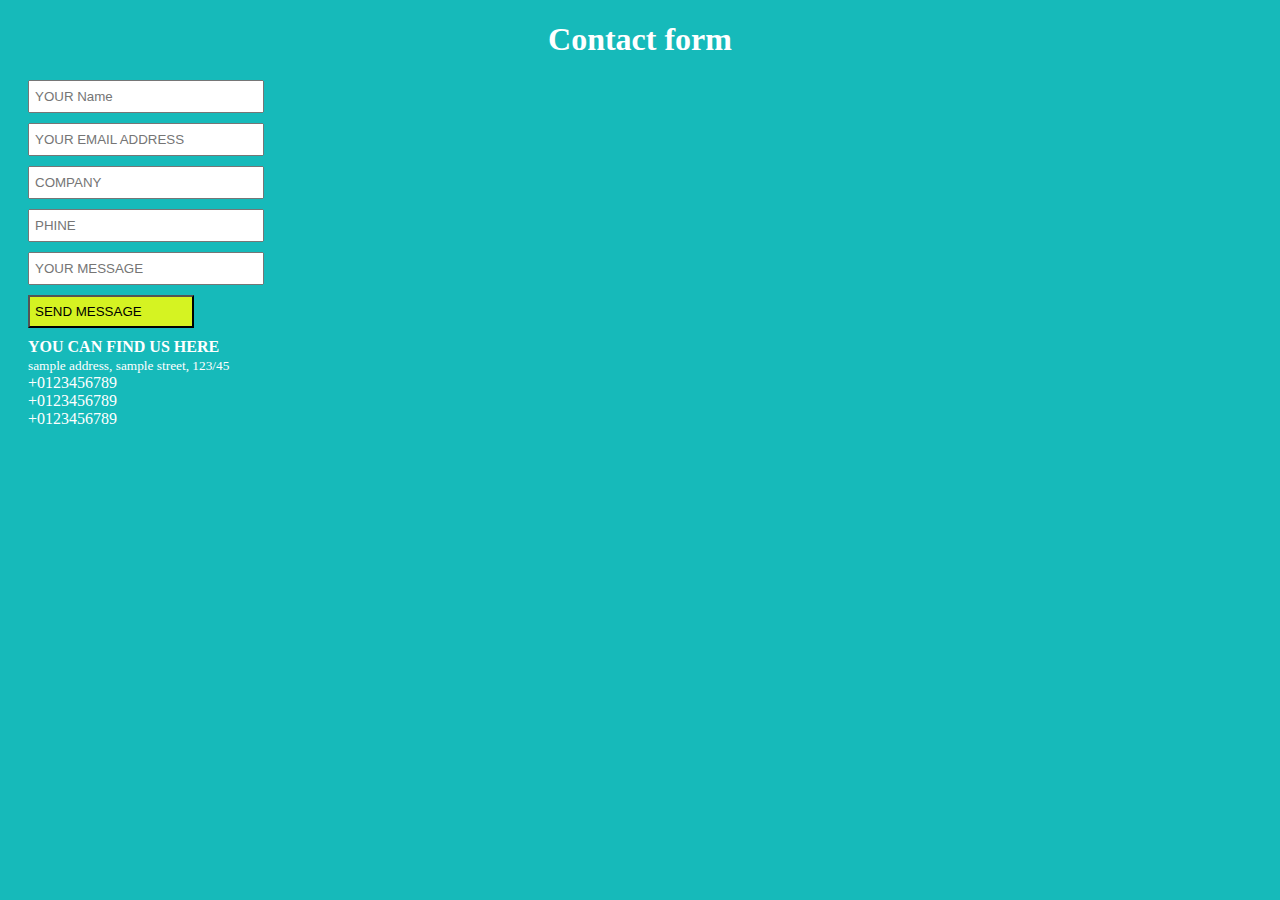
<file: Task-1/index.html>
<!DOCTYPE html>
<html>
    <head lang="en">
        <meta charset="UTF-8">
        <meta name="viewport"  content="width=device-width, initial-scale=1.0">
        <title>Contact</title>
        <link href="css/style.css" rel="stylesheet">        
    </head>
    <body class="background-color">
        <h1 class="secondry-color  text-center">Contact form</h1>
        <form method="post">
            <div>
                <input type="text" name="full-name" placeholder="YOUR Name" required>
            </div>
            <div>
                <input type="email" name="email" placeholder="YOUR EMAIL ADDRESS" required>
            </div>
            <div>
                <input type="text" name="company" placeholder="COMPANY" required>
            </div>
            <div>
                <input type="text" name="phone" placeholder="PHINE" required>
            </div>
            <div>
                <input type="text" name="msg" placeholder="YOUR MESSAGE" required>
            </div>
            <div>
                <input type="submit" value="SEND MESSAGE" style="background-color:rgba(255, 255, 0, 0.818);" required>
            </div>
            </form>
        <div class="secondry-color">
            <b>YOU CAN FIND US HERE</b><br><small>sample address, sample street, 123/45</small><br>+0123456789<br>+0123456789<br>+0123456789
        </div>
        
    </body>
</html>
</file>
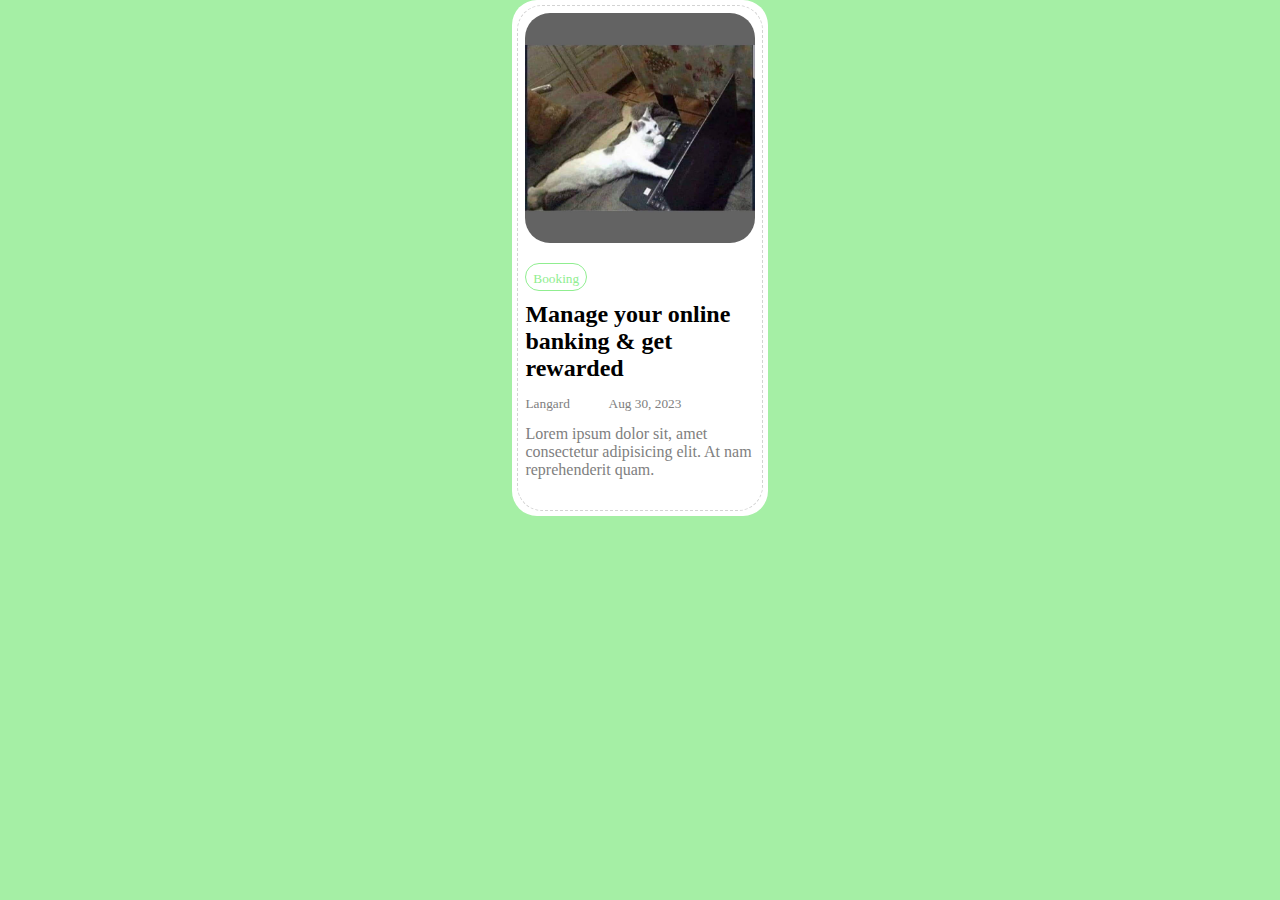
<file: Task-2/index.html>
<!DOCTYPE html>
<html lang="en">
<head>
    <meta charset="UTF-8">
    <meta name="viewport" content="width=device-width, initial-scale=1.0">
    <title>Document</title>
    <link rel="stylesheet" href="css/style.css">
</head>
<body class="bg-green">
    <section class=" d-flex space-around">
        <div class="rounded bg-white card">
            <div class="b-dashed rounded">
                <div class="px-3 py-3 ">
                    <img src="img/338205743_957599405604424_7695109696028572659_n.jpg" class="rounded">
                </div>
                <div class="py-3">
                    <div class="px-3 py-3">
                        <a href="#" class="rounded btn-1 text-green py-2 px-3"><small>Booking</small></a>
                    </div>
                    <div class="px-3 py-3 text-dark">
                        <h2>Manage your online banking & get rewarded</h2>
                    </div>
                    <div class="d-flex space-between width-70 text-muted py-2 px-3">
                        <p><small>Langard</small></p>
                        <p><small>Aug 30, 2023</small></p>
                    </div>
                    <div class="px-3 py-3" style="padding-bottom: 10%;">
                       <p class="text-muted">Lorem ipsum dolor sit, amet consectetur adipisicing elit. At nam reprehenderit quam.</p> 
                    </div>
                </div>
            </div>
        </div>
    </section>
</body>
</html>
</file>
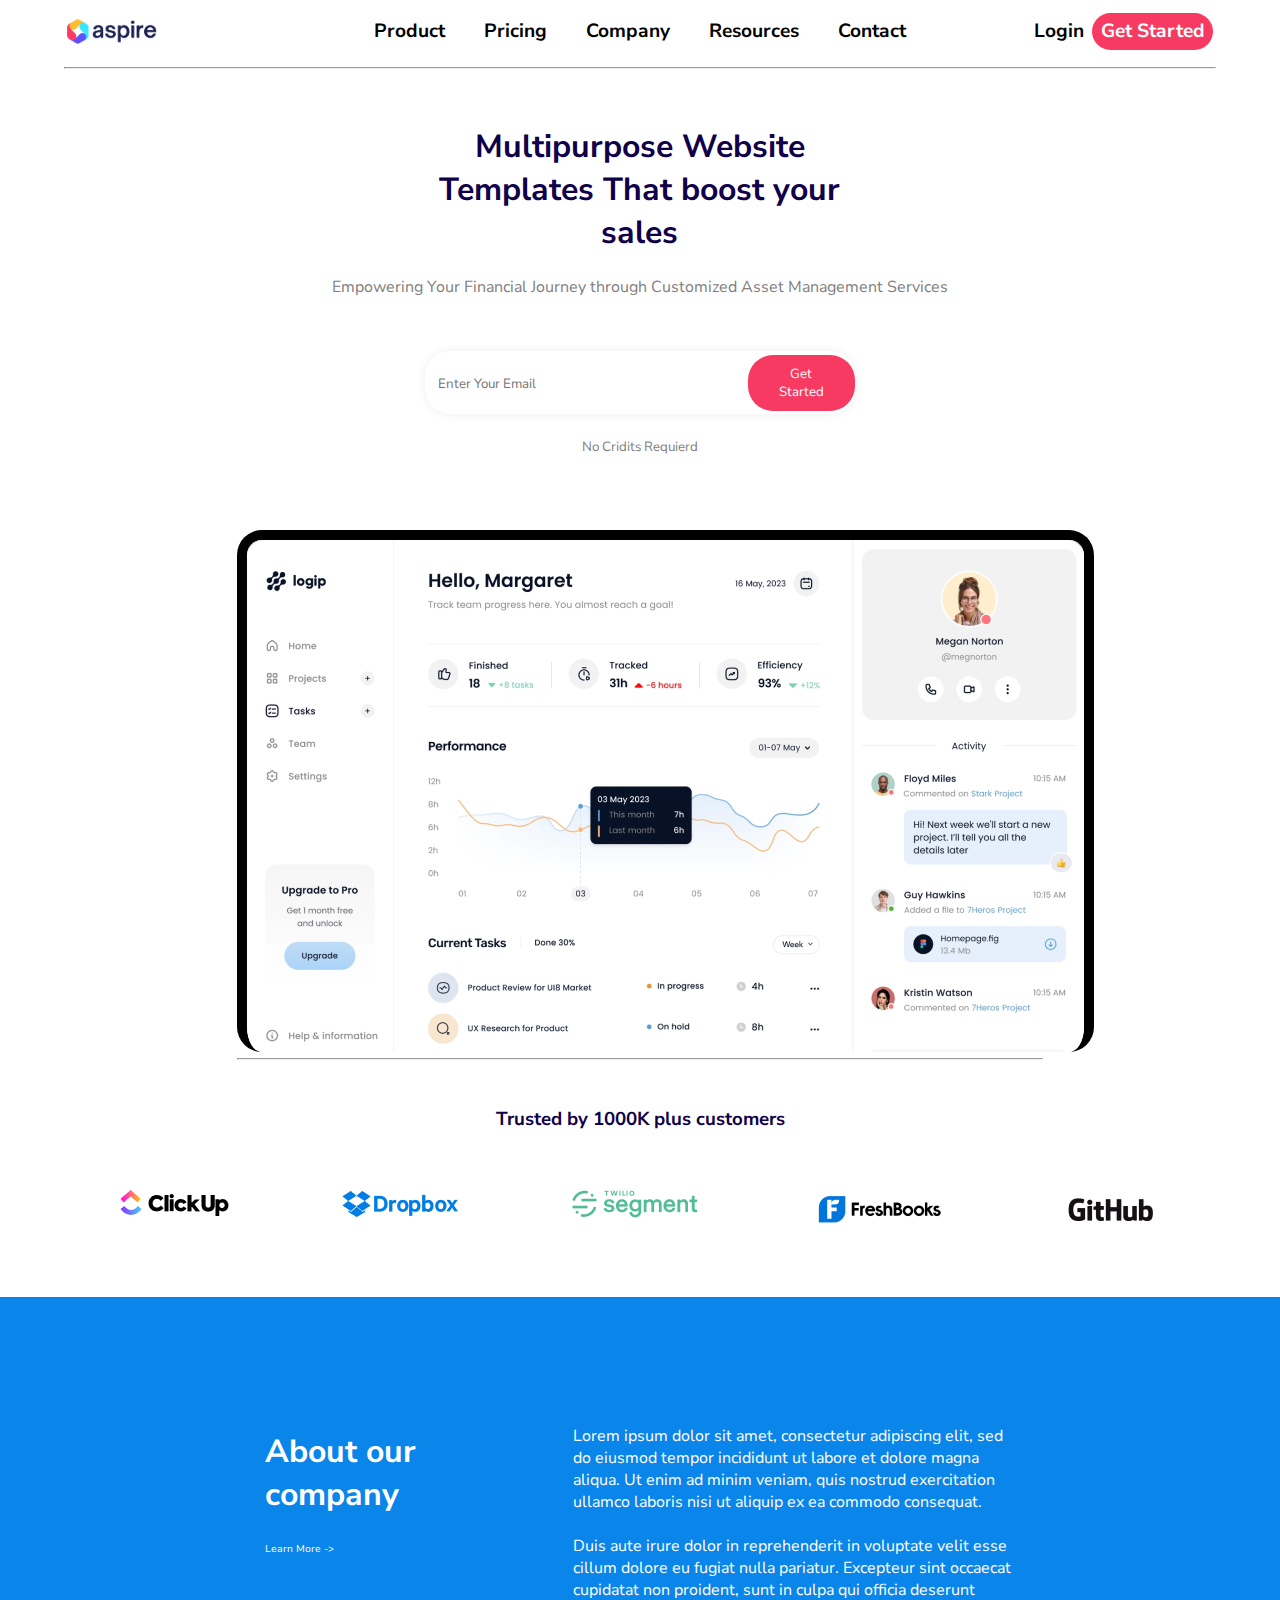
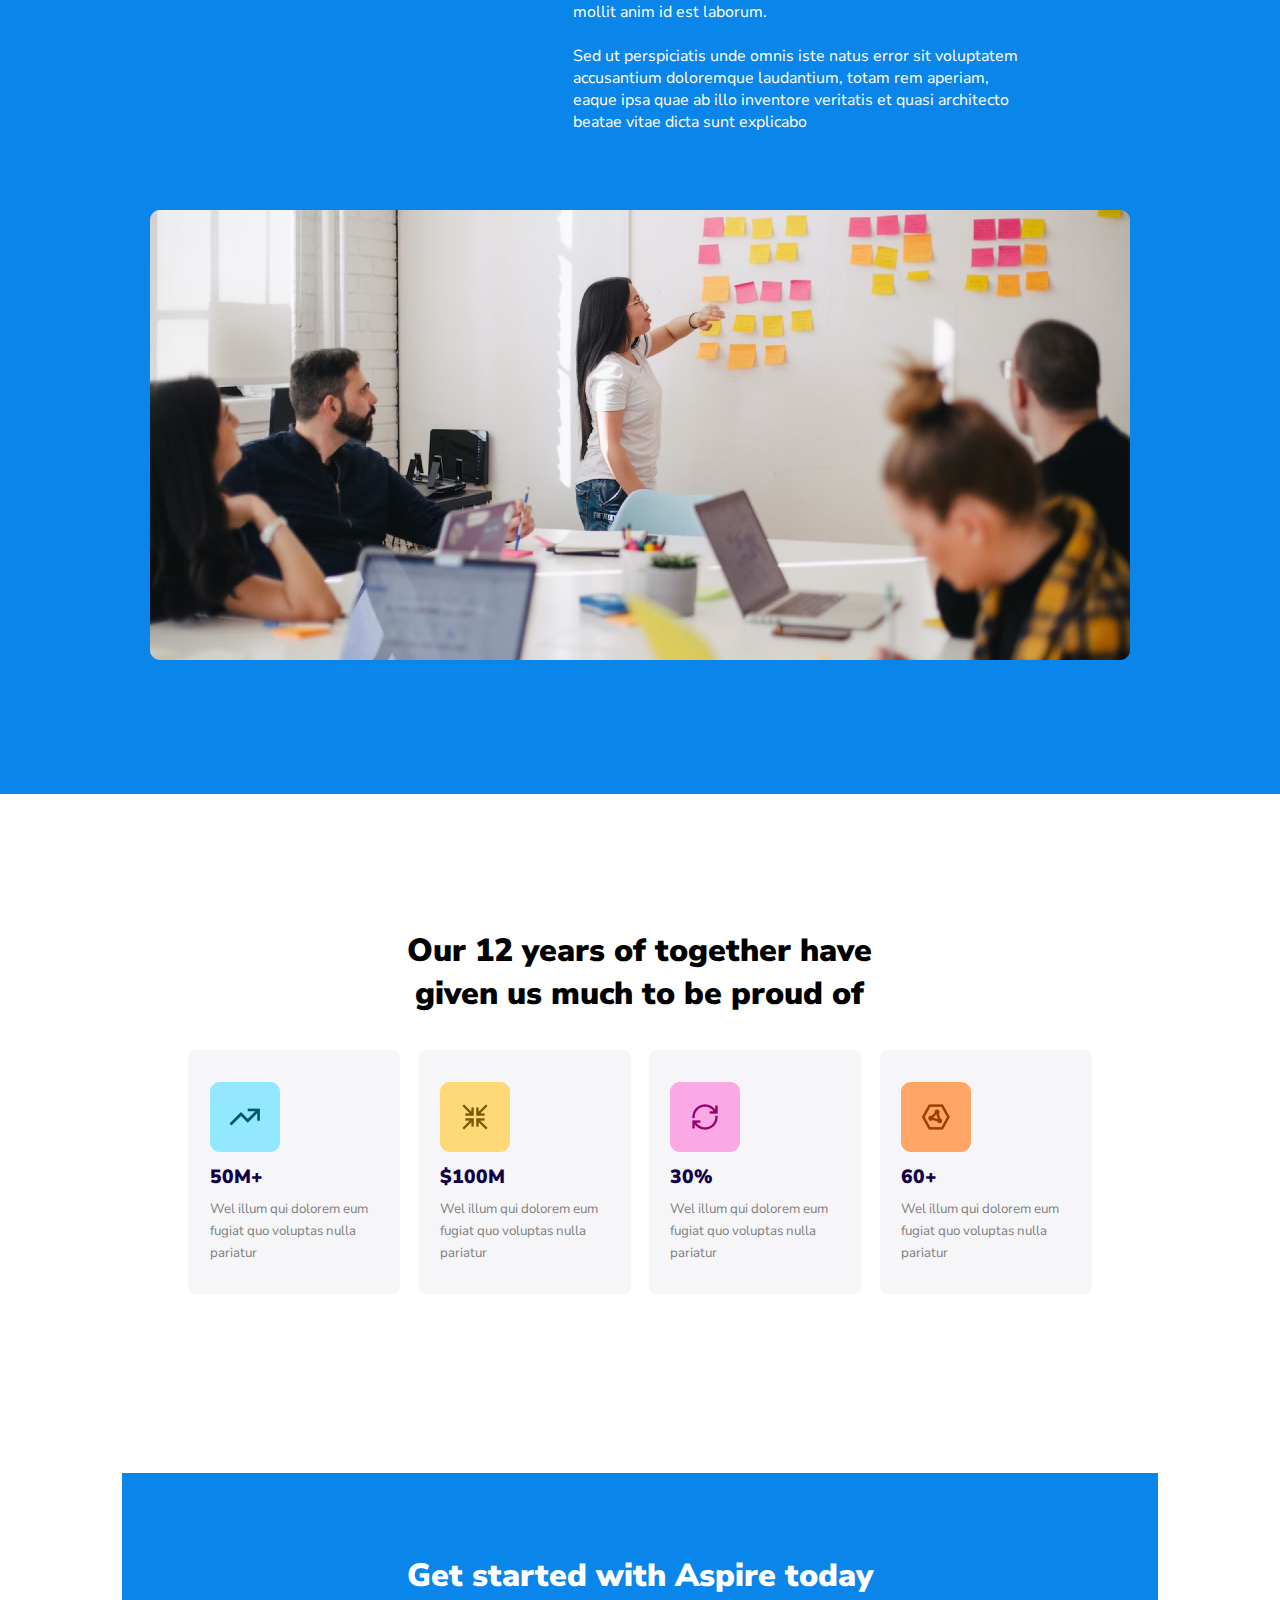
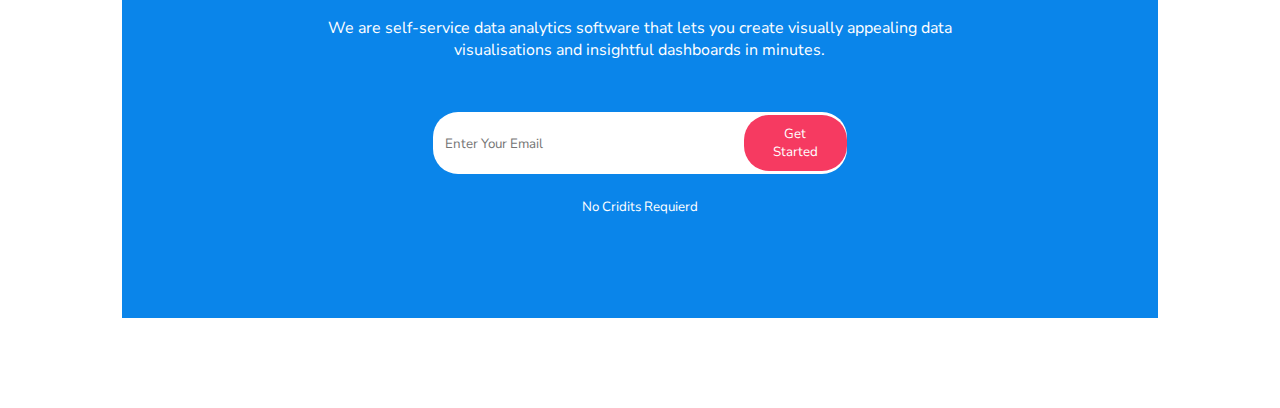
<file: task-3/index.html>
<!DOCTYPE html>
<html lang="en">
<head>
    <meta charset="UTF-8">
    <meta name="viewport" content="width=device-width, initial-scale=1.0">
    <title>Document</title>
    <link rel="preconnect" href="https://fonts.googleapis.com">
    <link rel="preconnect" href="https://fonts.gstatic.com" crossorigin>
    <link href="https://fonts.googleapis.com/css2?family=Nunito+Sans:ital,opsz,wght@0,6..12,200..1000;1,6..12,200..1000&display=swap" rel="stylesheet">
    <link rel="stylesheet"  href="css/style.css">

</head>
<body>
    <!-- Start Nav Bar -->
    <nav class="container m-center d-flex space-around font-w700 font-s1-2 flex-wrap">
        <div class="d-flex col-q align-center">
            <img src="img/Logo.png" class="logo">
        </div>
        <ul class="d-flex space-around col-h align-center"> 
            <li class="px-3">
                <a href="#"  class="text-dark">Product</a>
            </li>
            <li class="px-3">
                <a href="#"  class="text-dark">Pricing</a>
            </li>
            <li class="px-3">
                <a href="#"  class="text-dark">Company</a>
            </li>
            <li class="px-3">
                <a href="#"  class="text-dark">Resources</a>
            </li>
            <li class="px-3">
                <a href="#"  class="text-dark">Contact</a>
            </li>
        </ul>
        <div class="d-flex col-q justify-end align-center">
            <a href="#" class="text-dark px-3">Login</a>
            <a href="#" class="text-white btn-rounded bg-pink px-3 py-2 ">Get  Started</a>
        </div>
        <hr class="text-lgray">
    </nav>
    <!-- End Nav Bar -->
    
    <!-- Start Hero Text -->
    <section id="hero-text" class="container m-center px-3 text-center font-w400">
         <h2 class="text-dark-blue m-center font-xxl">Multipurpose Website Templates That boost your sales</h2>
         <p class="text-muted py-2">Empowering Your Financial Journey through Customized Asset Management Services</p>
         <form class="d-flex btn-rounded box-sh">
            <div class="px-3" style="width: 75%; align-content: center;">
                <input placeholder="Enter Your Email" type="email" class="no-border container-fluid">
            </div>
            <div style="width: 25%;">
                <button class="btn-rounded bg-pink text-white px-3 no-border btn-2">Get Started</button>
            </div>
         </form>
         <p class="text-muted py-2"><small>No Cridits Requierd</small></p>
    </section>
    <!-- End Hero Text -->

    <!-- Start  Hero img -->
    <section class="container m-center py-3 mt-1">
        <div class="m-center text-center" style="width: 70%;">
            <img src="img/image 5 (1).png" class="img-border btn-rounded">
            <hr class="text-muted">
        </div>
        <div class="text-center px-3 py-3 mt-1 text-dark-blue font-w400">
            <h3>Trusted by 1000K plus customers</h3>
        </div>
        <div class="d-flex space-around py-2">
            <div>
                <img src="img/Click up.png">
            </div>
            <div>
                <img src="img/Dropbox.png">
            </div>
            <div>
                <img src="img/Group 15.png">
            </div>
            <div>
                <img src="img/freshbooks.png">
            </div>
            <div>
                <img src="img/GitHub.png">
            </div>
        </div>
    </section>
    <!-- End Hero  img -->

    <!-- Start Section 3 -->
    <section class="bg-blue text-white  py-7">

        <div class="d-flex space-around m-center py-3" style="width: 70%;">
            <div style="width: 20%;">
                <h3 class="font-w700 py-3 px-3 font-xxl">About our company</h3>
                <div class="py-7 mt-1">
                    <a href="#" class="text-white px-3" style="font-size: x-small;">Learn More -></a>
                </div>
                
            </div>
            <div style="width: 50%;">
                Lorem ipsum dolor sit amet, consectetur adipiscing elit, sed do eiusmod tempor incididunt ut labore et dolore magna aliqua. Ut enim ad minim veniam, quis nostrud exercitation ullamco laboris nisi ut aliquip ex ea commodo consequat.<br><br>
                Duis aute irure dolor in reprehenderit in voluptate velit esse cillum dolore eu fugiat nulla pariatur. Excepteur sint occaecat cupidatat non proident, sunt in culpa qui officia deserunt mollit anim id est laborum.<br><br>
                Sed ut perspiciatis unde omnis iste natus error sit voluptatem accusantium doloremque laudantium, totam rem aperiam, eaque ipsa quae ab illo inventore veritatis et quasi architecto beatae vitae dicta sunt explicabo
            </div>
        </div>
        <div class="m-center text-center py-3">
            <img src="img/Rectangle 21.png">
        </div>
    </section>
    <!-- End  Section 3 -->

    <!-- Start  Section 4 -->
    <section class="container m-center py-7">
        <div class="py-3 mt-1 m-center" style="width: 43%;">
            <h2 class="font-xxl font-w900  font-s1-2 text-center">Our 12 years of together have given us much to be proud of</h2>
        </div>
        <div class="d-flex space-around m-center" style="width: 80%;">
            <div class="btn-rounded bg-gray" style="width: 23%; border-radius: 7px;">
                <div style="padding-top: 15%;" class="px-10">
                    <img src="img/Icon.png">
                </div>
                <div class="px-10 py-3">
                    <h2 class="text-dark-blue font-w900 font-s1-2">50M+</h2>
                </div>
                <div style="padding-bottom: 15%;" class="px-10">
                    <p class="text-muted"><small>Wel illum qui dolorem eum fugiat quo voluptas nulla pariatur</small></p>
                </div>
            </div>
            <div class="btn-rounded bg-gray" style="width: 23%; border-radius: 7px;">
                <div style="padding-top: 15%;" class="px-10">
                    <img src="img/Icon (1).png">
                </div>
                <div class="px-10 py-3">
                    <h2 class="text-dark-blue font-w900 font-s1-2">$100M</h2>
                </div>
                <div style="padding-bottom: 15%;" class="px-10">
                    <p class="text-muted"><small>Wel illum qui dolorem eum fugiat quo voluptas nulla pariatur</small></p>
                </div>
            </div>
            <div class="btn-rounded bg-gray" style="width: 23%; border-radius: 7px;">
                <div style="padding-top: 15%;" class="px-10">
                    <img src="img/Group 16.png">
                </div>
                <div class="px-10 py-3">
                    <h2 class="text-dark-blue font-w900 font-s1-2">30%</h2>
                </div>
                <div style="padding-bottom: 15%;" class="px-10">
                    <p class="text-muted"><small>Wel illum qui dolorem eum fugiat quo voluptas nulla pariatur</small></p>
                </div>
            </div>
            <div class="btn-rounded bg-gray" style="width: 23%; border-radius: 7px;">
                <div style="padding-top: 15%;" class="px-10">
                    <img src="img/Icon (2).png">
                </div>
                <div class="px-10 py-3">
                    <h2 class="text-dark-blue font-w900 font-s1-2">60+</h2>
                </div>
                <div style="padding-bottom: 15%;" class="px-10">
                    <p class="text-muted"><small>Wel illum qui dolorem eum fugiat quo voluptas nulla pariatur</small></p>
                </div>
            </div>

            </div>
        </div>
    </section>
    <!-- End  Section 4 -->

    <!-- Start  Section 5 -->
    <section class="container py-7 m-center">
        <div class="bg-blue m-center py-7" style="width: 90%;">
            <div  class="px-3 text-center m-center" style="width: 70%;">
                <h2 class="text-white font-w900 font-s1-2 font-xxl">Get started with Aspire today</h2>
                <p class="text-white font-w400 font-s1-1 py-3">We are self-service data analytics software that lets you create visually appealing data visualisations and insightful dashboards in minutes.</p>
            </div>
            <form>
                <form>
                    <div class="px-3" style="width: 75%; align-content: center;">
                        <input placeholder="Enter Your Email" type="email" class="no-border container-fluid">
                    </div>
                    <div style="width: 25%;">
                        <button class="btn-rounded bg-pink text-white px-3 no-border btn-2">Get Started</button>
                    </div>
                 </form>
                 <p class="text-white text-center py-2"><small>No Cridits Requierd</small></p>
            </form>
        </div>
    </section>
    <!-- End   Section 5 -->

</body>
</html>
</file>
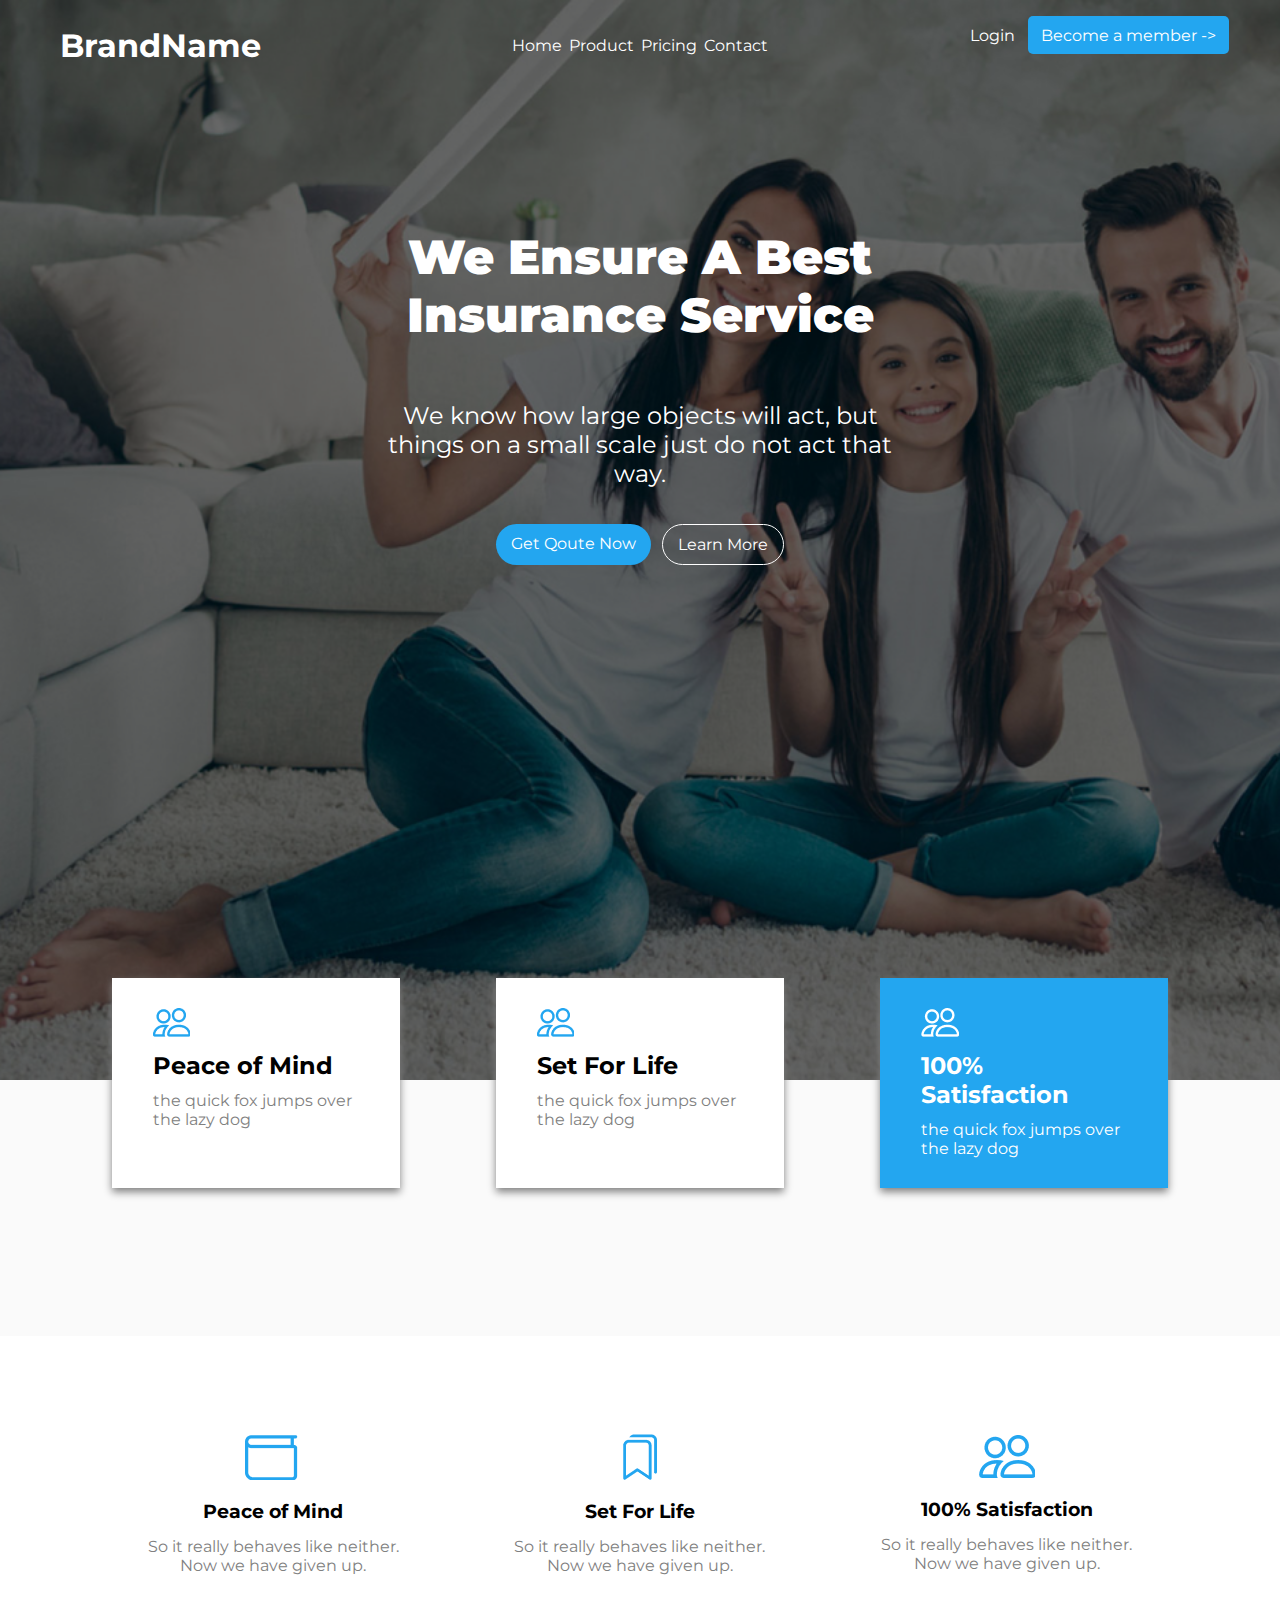
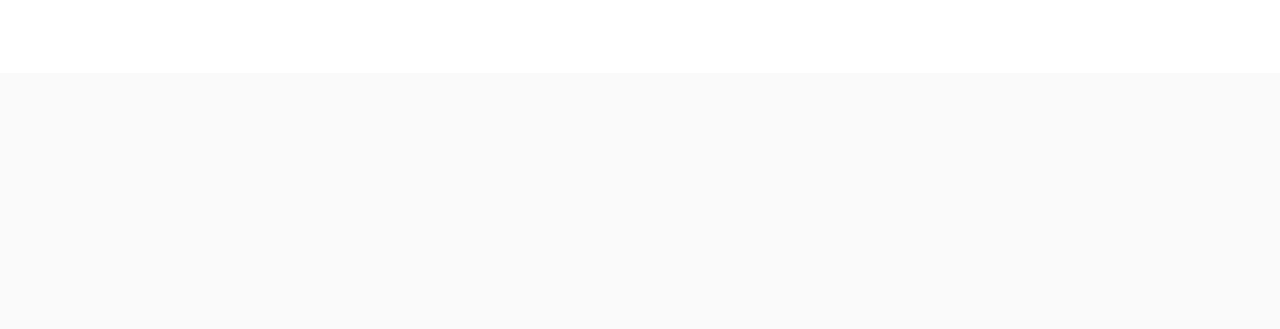
<file: Task-4/index.html>
<!DOCTYPE html>
<html lang="en">
<head>
    <meta charset="UTF-8">
    <meta name="viewport" content="width=device-width, initial-scale=1.0">
    <title>Document</title>
    <link rel="preconnect" href="https://fonts.googleapis.com">
    <link rel="preconnect" href="https://fonts.gstatic.com" crossorigin>
    <link href="https://fonts.googleapis.com/css2?family=Montserrat:ital,wght@0,100..900;1,100..900&display=swap" rel="stylesheet">
    <link rel="stylesheet" href="css/style.css">
</head>
<body>
    <header class="relative">
        <div class="overlay"></div>
        <div id="content" class="abs full">
            <nav class="full d-flex text-white py-2">
                <div class="q text-center">
                    <h1 > BrandName</h1>
                </div>
                <ul class="d-flex h align-center m-center space-between  " style="width: 20%;">
                    <li><a href="#" class="text-white">Home</a></li>
                    <li><a href="#" class="text-white">Product</a></li>
                    <li><a href="#" class="text-white">Pricing</a></li>
                    <li><a href="#" class="text-white">Contact</a></li>
                </ul>
                <div class="q">
                    <a href="#" class="text-white align-center px-3">Login</a>
                    <a href="#" class="text-white btn1-rounded bg-blue py-3 px-4">Become a member -></a>
                </div>
            </nav>

            <div class="text-white text-center m-center py-7 mt-1" style="width: 40%;">
                <h2 class="font-w900 font-xxxl py-7">We Ensure A Best Insurance Service
                </h2>
                <p class="m-center py-3 mt-1 font-s1-5" >We know how large objects will act, but things on a 
                    small scale just do not act that way.
                </p>
                <div class="d-flex py-3 mt-1" style="justify-content: center;">
                    <a href="#" class="text-white btn2-rounded bg-blue px-3 py-2" style="margin-right: 1%;">Get Qoute Now</a>
                    <a href="#" class="text-white btn-border btn2-rounded py-2 px-3" style="margin-left: 1%;">Learn More</a>
                </div>

            </div>
        </div>

        <div class="d-flex space-around container abs boxes">
            <div class="shadow py-2 bg-white q px-3">
                <img src="img/Vector.png" class="py-3 px-3">
                <h3 class="font-s1-5 font-w700 py-2 px-3">Peace of Mind</h3>
                <p class="text-muted py-3 px-3">the quick fox jumps over the lazy dog</p>
            </div>
            <div class="shadow py-2 bg-white q px-3">
                <img src="img/Vector.png" class="py-3 px-3">
                <h3 class="font-s1-5 font-w700 py-2 px-3">Set For Life</h3>
                <p class="text-muted py-3 px-3">the quick fox jumps over the lazy dog</p>
            </div>
            <div class="shadow py-2 bg-blue q px-3">
                <img src="img/Vector (1).png" class="py-3 px-3">
                <h3 class="font-s1-5 font-w700 py-2 px-3 text-white">100% Satisfaction</h3>
                <p class="text-white py-3 px-3">the quick fox jumps over the lazy dog</p>
            </div>
        </div>
    </header>

    <section class="d-flex bg-muted" style="padding-top: 20%; padding-bottom: 20%;">
        <div class="bg-white text-center d-flex space-around full item-center" style="padding: 7%;">
            <div class="q">
                <img class="py-3"  src="img/icn 1.png">
                <h3 class="font-w700 py-2 px-3 mt-1">Peace of Mind</h3>
                <p class="text-muted  py-3 px-3">So it really behaves like neither. Now we have given up. </p>

            </div>
            <div class="q">
                <img class="py-3"  src="img/icn 2.png">
                <h3 class="font-w700 py-2 px-3 mt-1">Set For Life</h3>
                <p class="text-muted  py-3 px-3">So it really behaves like neither. Now we have given up. </p>

            </div>
            <div class="q">
                <img class="py-3"  src="img/icn 3.png">
                <h3 class="font-w700 py-2 px-3 mt-1">100% Satisfaction</h3>
                <p class="text-muted  py-3 px-3">So it really behaves like neither. Now we have given up. </p>

            </div>
        </div>
    </section>
    
</body>
</html>
</file>
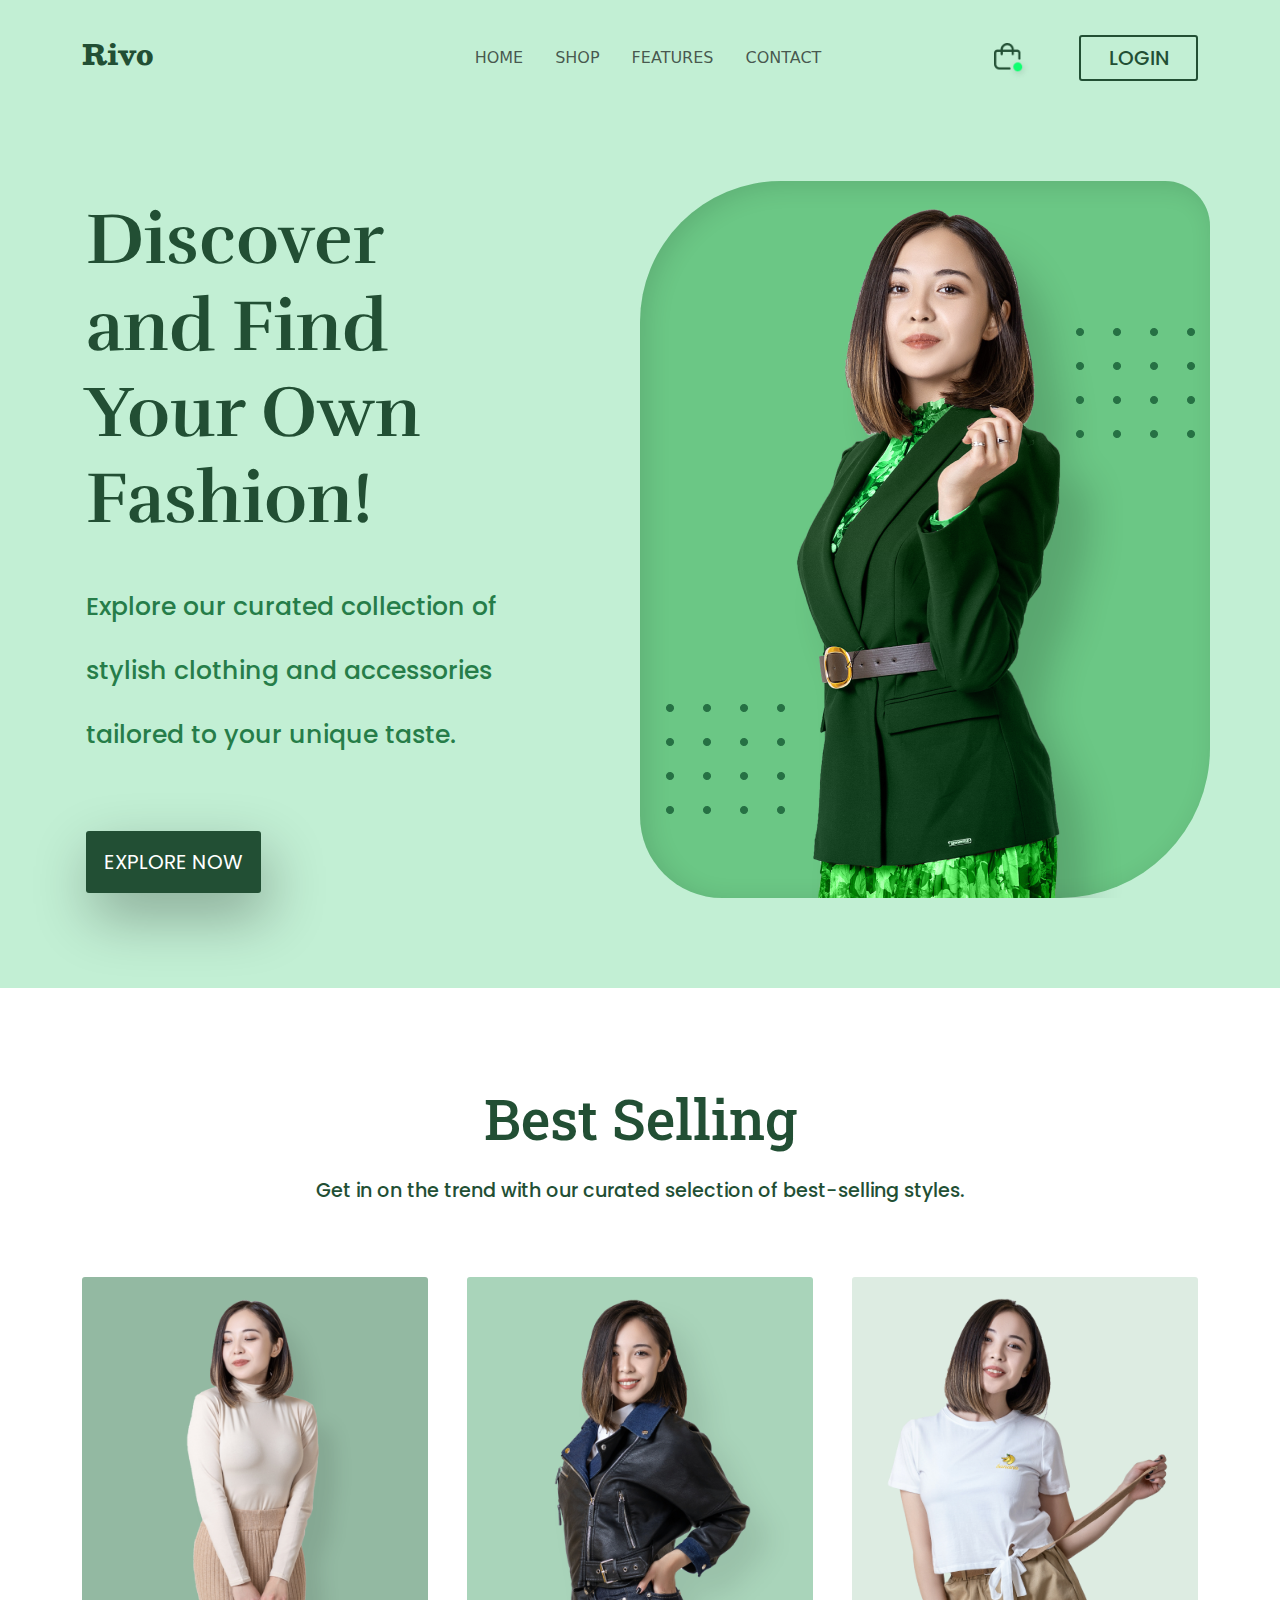
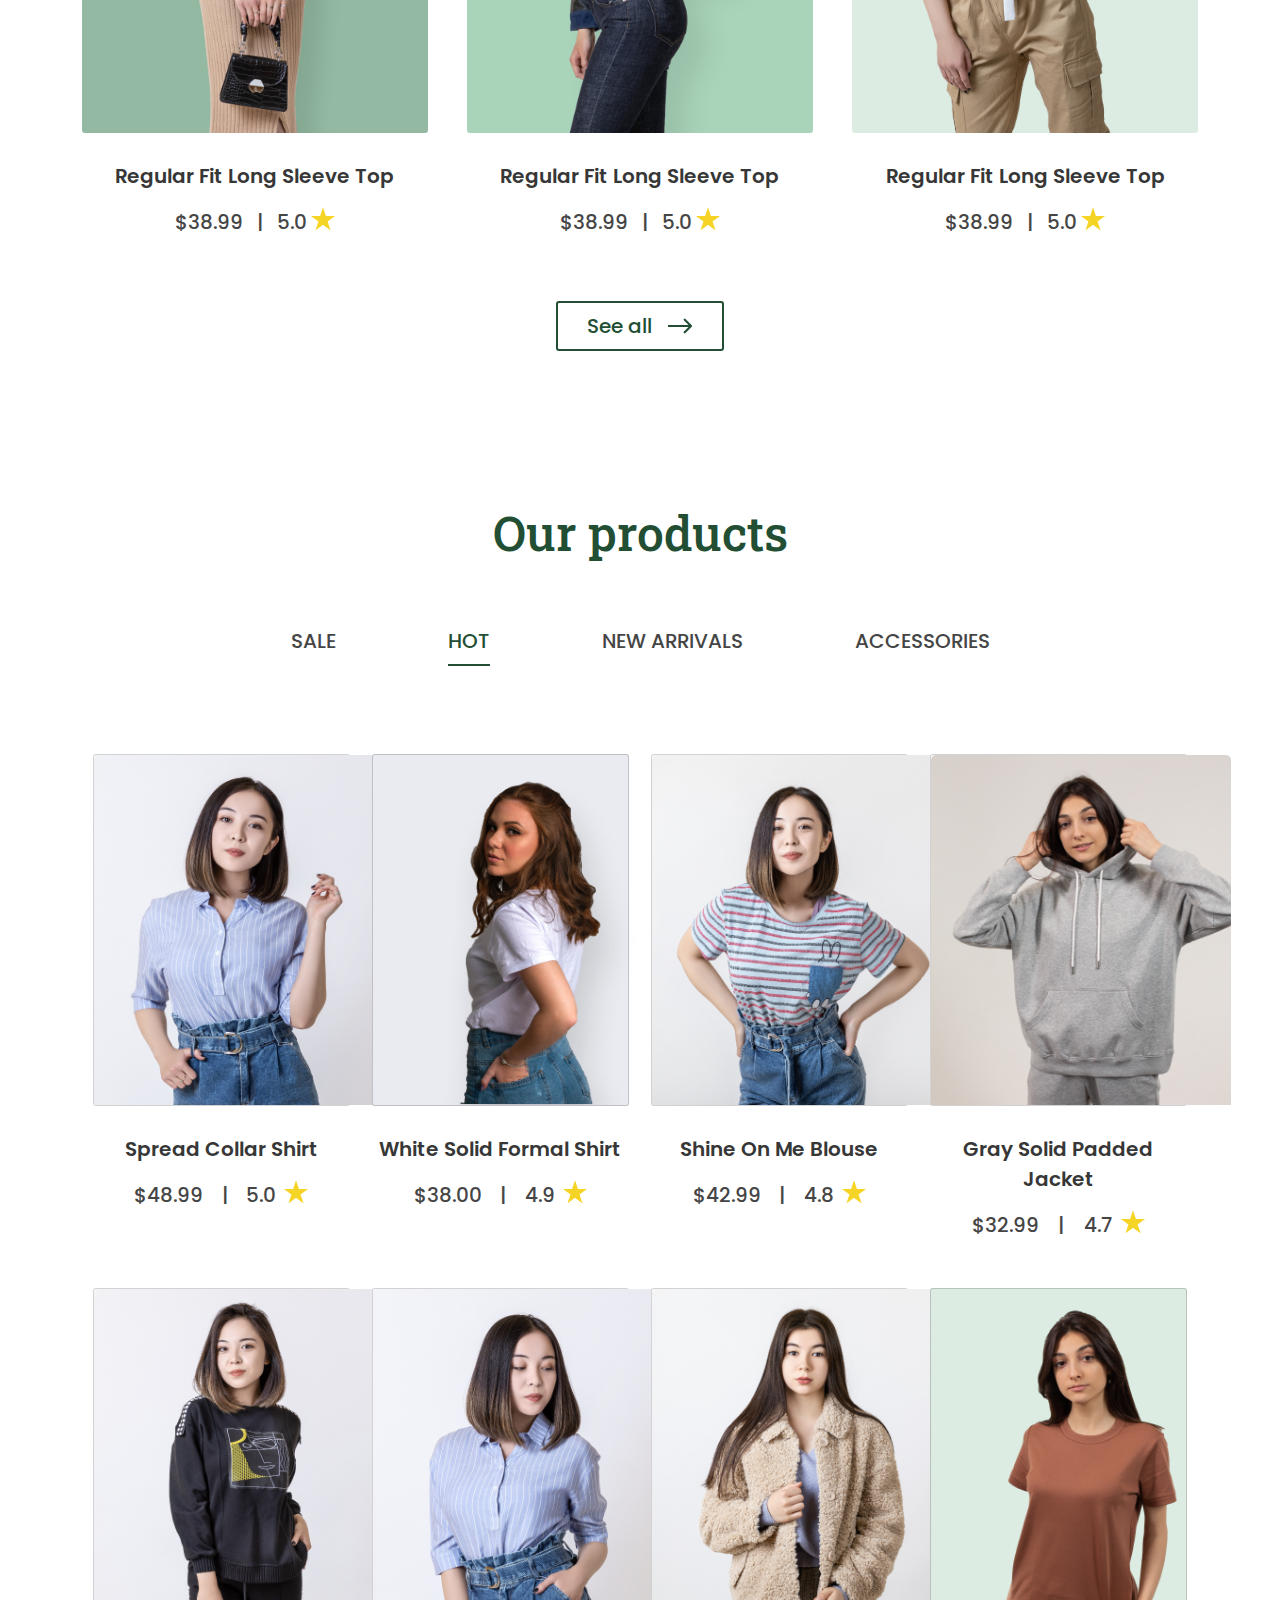
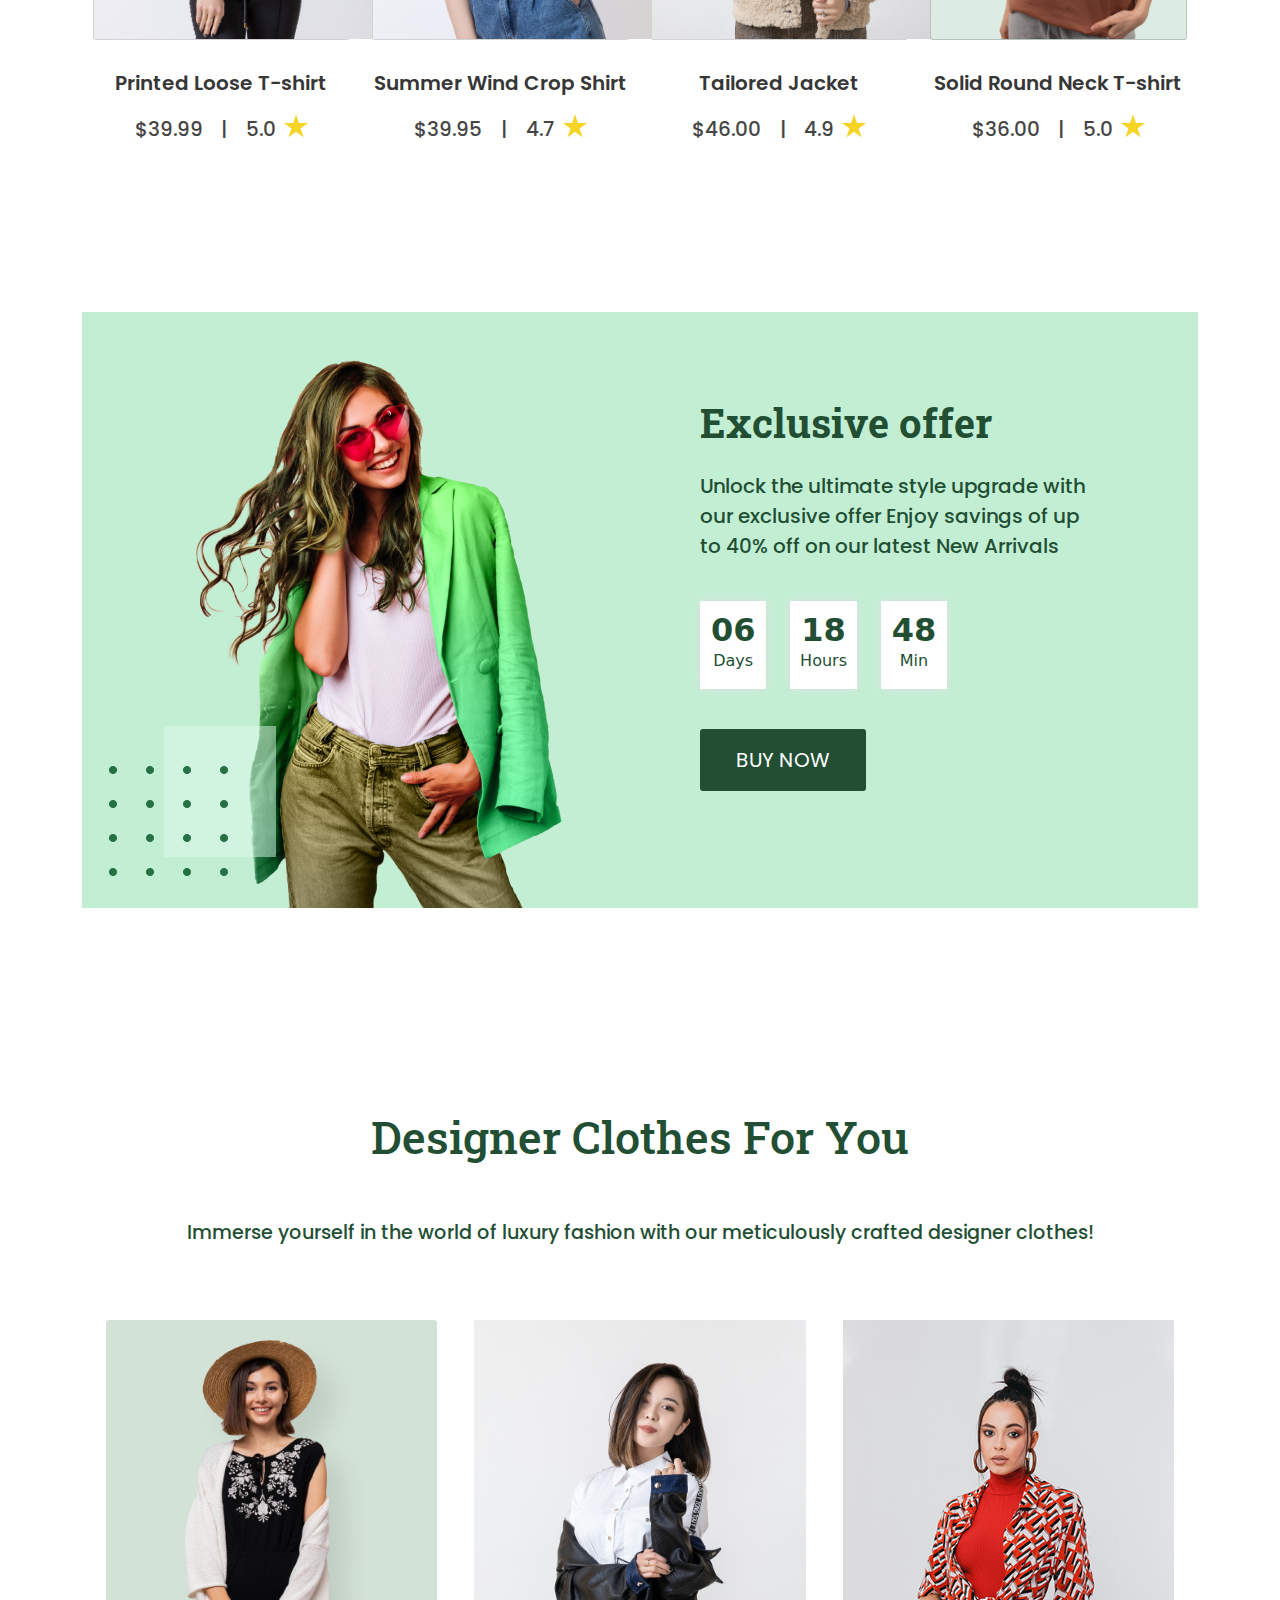
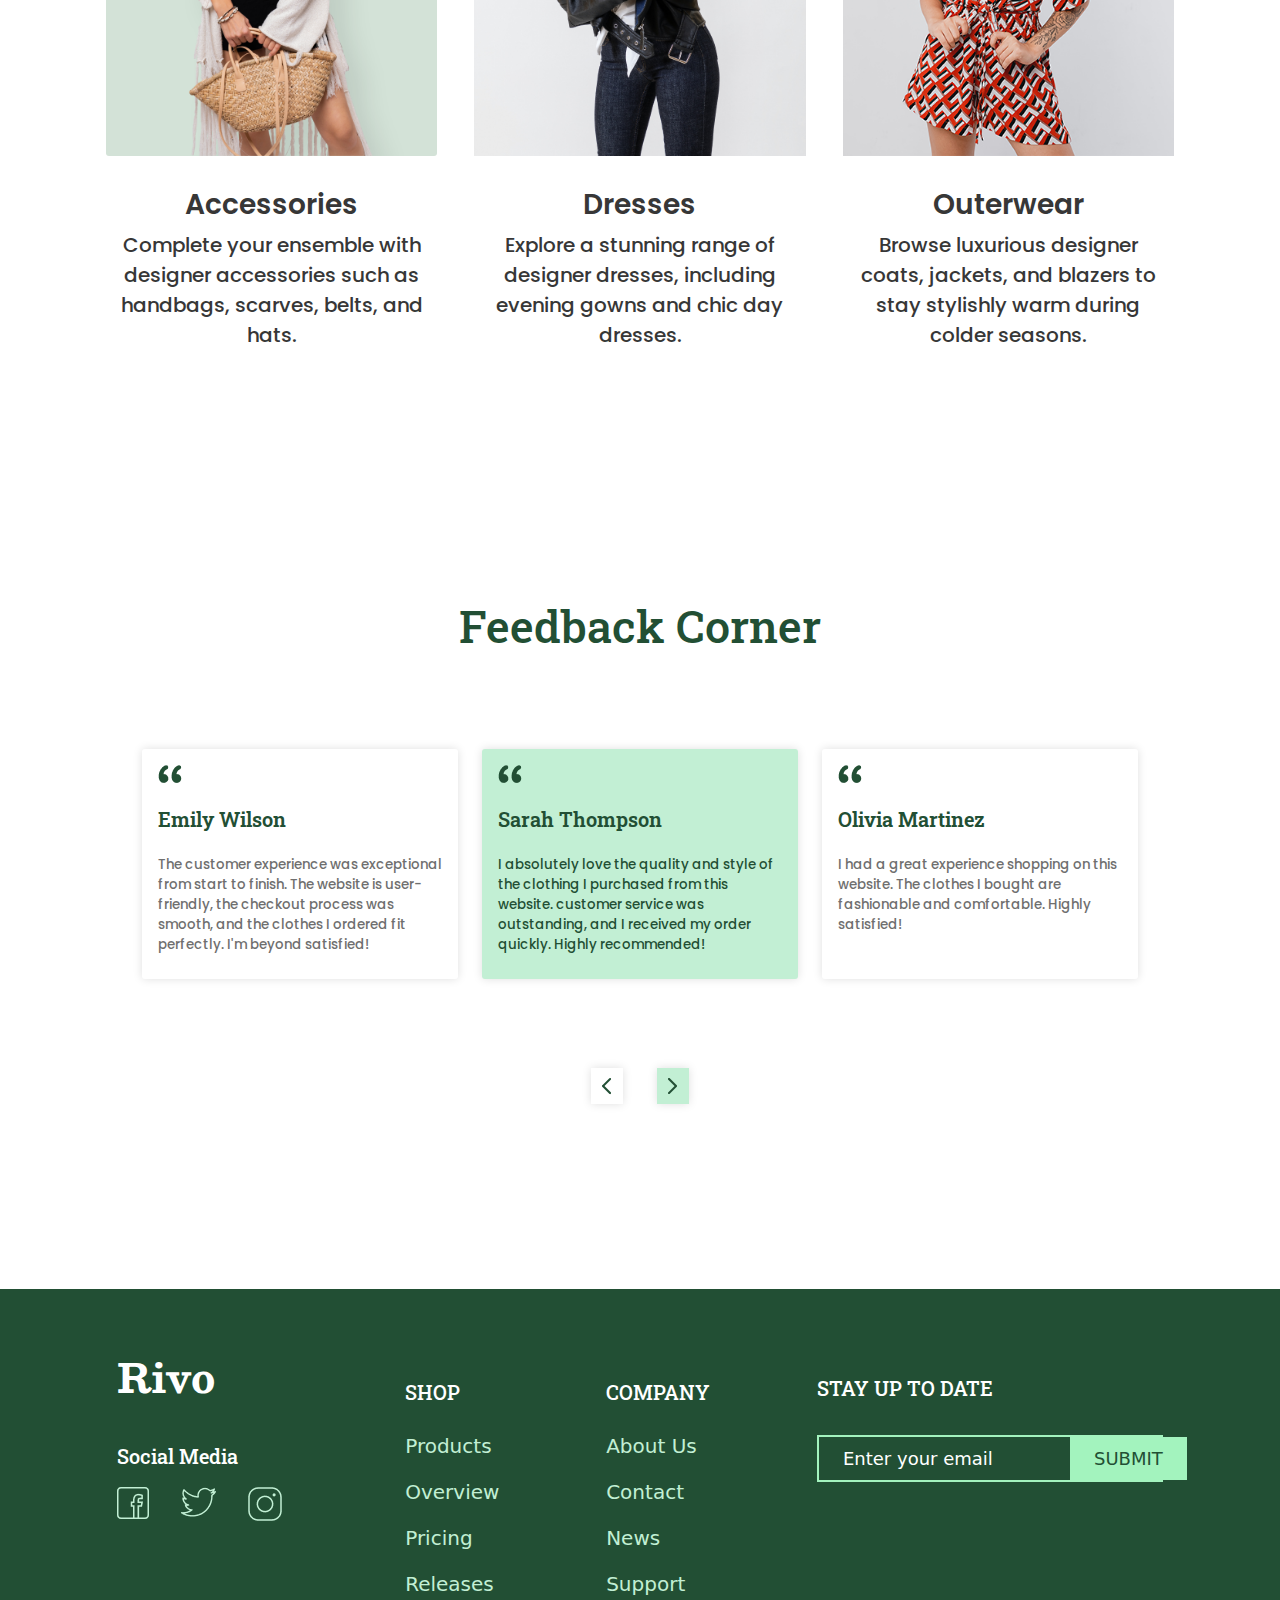
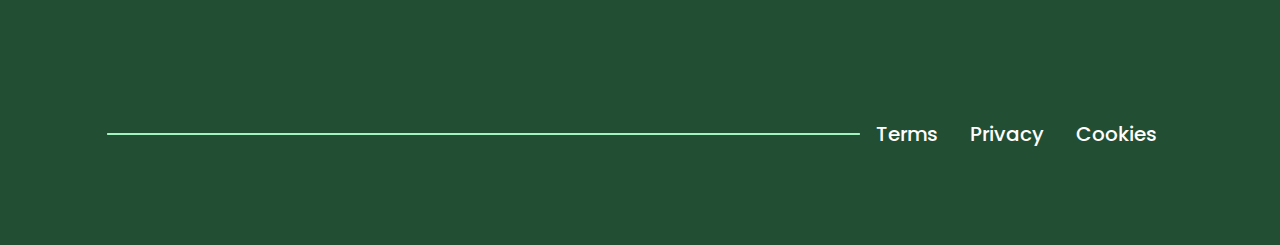
<file: Task-5/index.html>
<!DOCTYPE html>
<html lang="en">
<head>
    <meta charset="UTF-8">
    <meta name="viewport" content="width=device-width, initial-scale=1.0">
    <title>Document</title>

    <link rel="preconnect" href="https://fonts.googleapis.com">
    <link rel="preconnect" href="https://fonts.gstatic.com" crossorigin>
    <link href="https://fonts.googleapis.com/css2?family=Rufina:wght@400;700&display=swap" rel="stylesheet">

    <link rel="preconnect" href="https://fonts.googleapis.com">
    <link rel="preconnect" href="https://fonts.gstatic.com" crossorigin>
    <link href="https://fonts.googleapis.com/css2?family=Poppins:ital,wght@0,100;0,200;0,300;0,400;0,500;0,600;0,700;0,800;0,900;1,100;1,200;1,300;1,400;1,500;1,600;1,700;1,800;1,900&family=Rufina:wght@400;700&display=swap" rel="stylesheet">

    <link rel="preconnect" href="https://fonts.googleapis.com">
    <link rel="preconnect" href="https://fonts.gstatic.com" crossorigin>
    <link href="https://fonts.googleapis.com/css2?family=Besley:ital,wght@0,400..900;1,400..900&family=Poppins:ital,wght@0,100;0,200;0,300;0,400;0,500;0,600;0,700;0,800;0,900;1,100;1,200;1,300;1,400;1,500;1,600;1,700;1,800;1,900&family=Rufina:wght@400;700&display=swap" rel="stylesheet">

    <link rel="preconnect" href="https://fonts.googleapis.com">
    <link rel="preconnect" href="https://fonts.gstatic.com" crossorigin>
    <link href="https://fonts.googleapis.com/css2?family=Roboto+Slab:wght@100..900&display=swap" rel="stylesheet">


    <link href="https://cdn.jsdelivr.net/npm/bootstrap@5.3.3/dist/css/bootstrap.min.css" rel="stylesheet" integrity="sha384-QWTKZyjpPEjISv5WaRU9OFeRpok6YctnYmDr5pNlyT2bRjXh0JMhjY6hW+ALEwIH" crossorigin="anonymous">
    <link rel="stylesheet" href="css/style.css">
</head>
<body>
    <nav class="navbar navbar-expand-lg bg-green1 pt-3">
        <div class="container mt-3">
          <h1 class="navbar-brand f-besly text-green1 fs-3 w-25" style="font-weight: 800;">Rivo</h1>
          <div class="w-50" id="navbarNav">
            <ul class="navbar-nav .f-poppins fw-medium text-green1 justify-content-center">
              <li class="nav-item px-2">
                <a class="nav-link" aria-current="page" href="#">HOME</a>
              </li>
              <li class="nav-item px-2">
                <a class="nav-link" href="#">SHOP</a>
              </li>
              <li class="nav-item px-2">
                <a class="nav-link" href="#">FEATURES</a>
              </li>
              <li class="nav-item px-2">
                <a class="nav-link" aria-disabled="true">CONTACT</a>
              </li>
            </ul>
          </div>
          <div class="f-poppins d-flex w-25 justify-content-end">
            <a href="#" class="px-5"> 
                <img src="img/Group 1.png" style="margin-top: 20%; height: 38px;">
            </a>
            <a href="#" class="text-green1 btn-r3 border-green fw-medium fs-5" style="padding: 2% 10%;">LOGIN</a>
          </div>
        </div>
      </nav>
    
    <section class="container-fluid bg-green1 d-flex justify-content-around py-7">
        <div style="width: 35%;" class="ms-3">
            <h2 class="fw-bold text-green1 f-rufina pb-2 pt-3" style="font-size: 4.5rem;">Discover and Find Your Own Fashion!</h2>
            <p class="fw-medium f-poppins py-3 text-green2" style="line-height: 4rem; font-size: 25px;">Explore our curated collection of stylish clothing and accessories tailored to your unique taste.</p>
            <a href="#" class="f-poppins nav-link text-white btn-r3 btn-shadow bg-green3 px-3 py-3 fs-5 text-center mt-5" style="width: 40%;">EXPLORE NOW</a>
        </div>
        <div>
          <div class="hero-redius bg-green2 position-relative">
            <img src="img/pexels-dima-valkov-6402847 2.png">
            <img class="position-absolute" style="top: 147px; right: 15px;" src="img/Group 38.png">
            <img class="position-absolute" style="top: 523px; right: 425px;" src="img/Group 38.png">
          </div>
            
        </div>
    </section>

    <section class="container py-7">
      <div class="text-green1 text-center">
        <h2 class="py-2 fw-medium f-roboto" style="font-size: 3.5rem;">Best Selling</h2>
        <p class="py-2 fw-medium f-poppins" style="font-size: larger;">Get in on the trend with our curated selection of best-selling styles.</p>
      </div>

      <div class="d-flex justify-content-between py-5">

        <a href="#" class="text-dark text-center f-poppins" style="width: 31%;">
          <div class="bg-cardGreen1 mb-1 btn-r3">
            <img src="img/best-selling/card1.png" class="card-img-top">
          </div>
          <div class="mt-1">
            <p class="fw-semibold fs-5 text-gray2 pt-4">Regular Fit Long Sleeve Top</p>
            <div class="d-flex justify-content-around text-gray fw-medium fs-5 w-50 m-center">
              <p>$38.99</p>
              <p>|</p>
              <div class="d-flex align-items-start">
                <p>5.0</p>
                <img src="img/Vector (2).png" class="object-fit-contain ms-1">
              </div>
            </div>
          </div>
        </a>

        <a href="#" class="text-dark text-center f-poppins" style="width: 31%;">
          <div class="bg-cardGreen2 mb-1 btn-r3">
            <img src="img/best-selling/card2.png" class="card-img-top">
          </div>
          <div class="mt-1">
            <p class="fw-semibold fs-5 text-gray2 pt-4">Regular Fit Long Sleeve Top</p>
            <div class="d-flex justify-content-around text-gray fw-medium fs-5 w-50 m-center">
              <p>$38.99</p>
              <p>|</p>
              <div class="d-flex align-items-start">
                <p>5.0</p>
                <img src="img/Vector (2).png" class="object-fit-contain ms-1">
              </div>
            </div>
          </div>
        </a>

        <a href="#" class="text-dark text-center f-poppins" style="width: 31%;">
          <div class="bg-cardGreen3 mb-1 btn-r3">
            <img src="img/best-selling/card3.png" class="card-img-top">
          </div>
          <div class="mt-1">
            <p class="fw-semibold fs-5 text-gray2 pt-4">Regular Fit Long Sleeve Top</p>
            <div class="d-flex justify-content-around text-gray fw-medium fs-5 w-50 m-center">
              <p>$38.99</p>
              <p>|</p>
              <div class="d-flex align-items-start">
                <p>5.0</p>
                <img src="img/Vector (2).png" class="object-fit-contain ms-1">
              </div>
            </div>
          </div>
        </a>
      </div>

      <a href="#" class="text-green1 border-green btn-r3 d-flex align-items-center justify-content-center m-center mb-0 py-2" style="width: 15%;">
        <p class="pe-2 fw-medium fs-5 f-poppins mb-0">See all</p>
        <img src="img/Line 2.png" class="ps-2">
      </a>

      <a href="#"></a>
    </section>

    <section class="container py-5">
      <div class="text-green1 text-center">
        <h2 class="py-3 fw-medium f-roboto mb-2" style="font-size: 3rem;"> Our products</h2>

        <ul class="nav nav-underline f-poppins fw-medium justify-content-center fs-5 py-3 mt-4">
          <li class="nav-item px-5">
            <a class="nav-link text-gray" aria-current="page" href="#">SALE</a>
          </li>
          <li class="nav-item px-5">
            <a class="nav-link active text-green1" href="#">HOT</a>
          </li>
          <li class="nav-item px-5">
            <a class="nav-link text-gray" href="#">NEW ARRIVALS</a>
          </li>
          <li class="nav-item px-5">
            <a class="nav-link text-gray" href="#">ACCESSORIES</a>
          </li>
        </ul>
        
      </div>
      <div class="d-flex flex-wrap justify-content-around py-5">

        <div style="width: 23%;" class="py-4">
          <a href="#" class="text-dark text-center f-poppins" >
            <div class="mb-1 btn-r3 card">
              <img src="img/our-products/card1.png" class="card-img-top">
            </div>
            <div class="mt-1 card-body">
              <p class="fw-semibold fs-5 text-gray2 pt-4">Spread Collar Shirt</p>
              <div class="d-flex justify-content-around text-gray fw-medium fs-5 w-75 m-center">
                <p class="mb-0">$48.99</p>
                <p class="mb-0">|</p>
                <div class="d-flex align-items-start">
                  <p class="mb-0">5.0</p>
                  <img src="img/Vector (2).png" class="object-fit-contain ms-2">
                </div>
              </div>
            </div>
          </a>
        </div>

        <div style="width: 23%;" class="py-4">
          <a href="#" class="text-dark text-center f-poppins" >
            <div class="bg-cardGray1 mb-1 btn-r3 card">
              <img src="img/our-products/card2.png" class="card-img-top">
            </div>
            <div class="mt-1 card-body">
              <p class="fw-semibold fs-5 text-gray2 pt-4">White Solid Formal Shirt</p>
              <div class="d-flex justify-content-around text-gray fw-medium fs-5 w-75 m-center">
                <p class="mb-0">$38.00</p>
                <p class="mb-0">|</p>
                <div class="d-flex align-items-start">
                  <p class="mb-0">4.9</p>
                  <img src="img/Vector (2).png" class="object-fit-contain ms-2">
                </div>
              </div>
            </div>
          </a>
        </div>

        <div style="width: 23%;" class="py-4">
          <a href="#" class="text-dark text-center f-poppins" >
            <div class="mb-1 btn-r3 card">
              <img src="img/our-products/card3.png" class="card-img-top">
            </div>
            <div class="mt-1 card-body">
              <p class="fw-semibold fs-5 text-gray2 pt-4">Shine On Me Blouse</p>
              <div class="d-flex justify-content-around text-gray fw-medium fs-5 w-75 m-center">
                <p class="mb-0">$42.99</p>
                <p class="mb-0">|</p>
                <div class="d-flex align-items-start">
                  <p class="mb-0">4.8</p>
                  <img src="img/Vector (2).png" class="object-fit-contain ms-2">
                </div>
              </div>
            </div>
          </a>
        </div>

        <div style="width: 23%;" class="py-4">
          <a href="#" class="text-dark text-center f-poppins" >
            <div class="mb-1 btn-r3 card">
              <img src="img/our-products/card4.png" class="card-img-top">
            </div>
            <div class="mt-1 card-body">
              <p class="fw-semibold fs-5 text-gray2 pt-4">Gray Solid Padded Jacket</p>
              <div class="d-flex justify-content-around text-gray fw-medium fs-5 w-75 m-center">
                <p class="mb-0">$32.99</p>
                <p class="mb-0">|</p>
                <div class="d-flex align-items-start">
                  <p class="mb-0">4.7</p>
                  <img src="img/Vector (2).png" class="object-fit-contain ms-2">
                </div>
              </div>
            </div>
          </a>
        </div>

        <div style="width: 23%;" class="py-4">
          <a href="#" class="text-dark text-center f-poppins" >
            <div class="mb-1 btn-r3 card">
              <img src="img/our-products/card5.png" class="card-img-top">
            </div>
            <div class="mt-1 card-body">
              <p class="fw-semibold fs-5 text-gray2 pt-4">Printed Loose T-shirt</p>
              <div class="d-flex justify-content-around text-gray fw-medium fs-5 w-75 m-center">
                <p class="mb-0">$39.99</p>
                <p class="mb-0">|</p>
                <div class="d-flex align-items-start">
                  <p class="mb-0">5.0</p>
                  <img src="img/Vector (2).png" class="object-fit-contain ms-2">
                </div>
              </div>
            </div>
          </a>
        </div>

        <div style="width: 23%;" class="py-4">
          <a href="#" class="text-dark text-center f-poppins" >
            <div class="mb-1 btn-r3 card">
              <img src="img/our-products/card6.png" class="card-img-top">
            </div>
            <div class="mt-1 card-body">
              <p class="fw-semibold fs-5 text-gray2 pt-4">Summer Wind Crop Shirt</p>
              <div class="d-flex justify-content-around text-gray fw-medium fs-5 w-75 m-center">
                <p class="mb-0">$39.95</p>
                <p class="mb-0">|</p>
                <div class="d-flex align-items-start">
                  <p class="mb-0">4.7</p>
                  <img src="img/Vector (2).png" class="object-fit-contain ms-2">
                </div>
              </div>
            </div>
          </a>
        </div>

        <div style="width: 23%;" class="py-4">
          <a href="#" class="text-dark text-center f-poppins" >
            <div class="mb-1 btn-r3 card">
              <img src="img/our-products/card7.png" class="card-img-top">
            </div>
            <div class="mt-1 card-body">
              <p class="fw-semibold fs-5 text-gray2 pt-4">Tailored Jacket</p>
              <div class="d-flex justify-content-around text-gray fw-medium fs-5 w-75 m-center">
                <p class="mb-0">$46.00</p>
                <p class="mb-0">|</p>
                <div class="d-flex align-items-start">
                  <p class="mb-0">4.9</p>
                  <img src="img/Vector (2).png" class="object-fit-contain ms-2">
                </div>
              </div>
            </div>
          </a>
        </div>

        <div style="width: 23%;" class="py-4">
          <a href="#" class="text-dark text-center f-poppins" >
            <div class="bg-cardGreen3 mb-1 btn-r3 card">
              <img src="img/our-products/card8.png" class="card-img-top">
            </div>
            <div class="mt-1 card-body">
              <p class="fw-semibold fs-5 text-gray2 pt-4">Solid Round Neck T-shirt</p>
              <div class="d-flex justify-content-around text-gray fw-medium fs-5 w-75 m-center">
                <p class="mb-0">$36.00</p>
                <p class="mb-0">|</p>
                <div class="d-flex align-items-start">
                  <p class="mb-0">5.0</p>
                  <img src="img/Vector (2).png" class="object-fit-contain ms-2">
                </div>
              </div>
            </div>
          </a>
        </div>

      

        


      </div>
    </section>

    <section class="container py-5">
      <div class="d-flex justify-content-around bg-green1 position-relative">
        <div class="px-5 ms-3">
          <img src="img/excited-white-girl-bright-stylish-glasses-posing-pink-dreamy-curly-woman-playing-with-her-ginger-hair-laughing 1.png">
          <img class="position-absolute" style="bottom: 51px; left: 82px;" src="img/Rectangle 68.png">
          <img class="position-absolute" style="bottom: 32px; left: 27px;" src="img/Group 38.png">
        </div>
        <div class="py-2 px-4">
          <h3 class="f-roboto fw-bold text-green1 py-2 fs-1" style="margin-top: 15%;">Exclusive offer</h3>
          <p class="f-poppins fw-medium text-green1 fs-5 py-2" style="width: 85%;">Unlock the ultimate style upgrade with our exclusive offer Enjoy savings of up to 40% off on our latest New Arrivals</p>
          <div class="d-flex justify-content-start text-center py-3">

            <div class="bg-white text-green1 me-4 box-sh" style="width: 14%;">
              <h3 class="fw-bold fs-2 mb-0" style="padding-top: 15%;">06</h3>
              <p class="fw-medium fs-6">Days</p>
            </div>
            <div class="bg-white text-green1 me-4 box-sh" style="width: 14%;">
              <h3 class="fw-bold fs-2 mb-0" style="padding-top: 15%;">18</h3>
              <p class="fw-medium fs-6">Hours</p>
            </div>
            <div class="bg-white text-green1 me-4 box-sh" style="width: 14%;">
              <h3 class="fw-bold fs-2 mb-0" style="padding-top: 15%;">48</h3>
              <p class="fw-medium fs-6">Min</p>
            </div>  
          </div>
          <a href="#" class="f-poppins nav-link text-white btn-r3 bg-green3 px-4 py-3 fs-5 text-center mt-4" style="width: 35%;">BUY NOW</a>
        </div>
      </div>
    </section>

    <section  class="container py-7">
      <div class="text-green1 text-center">
        <h3 class="f-roboto fw-medium text-green1 py-5 mt-3 mb-0" style="font-size: 2.8rem;">Designer Clothes For You</h3>
        <p class="py-2 fw-medium f-poppins" style="font-size: larger;">Immerse yourself in the world of luxury fashion with our meticulously crafted designer clothes!</p>
      </div>

      <div class="d-flex justify-content-between py-5 mx-4">

        <a href="#" class="text-dark text-center f-poppins" style="width: 31%;">
          <div class="bg-cardGreen4 mb-1 btn-r3">
            <img src="img/designer/card1.png" class="card-img-top">
          </div>
          <div class="mt-1 px-1">
            <p class="fw-semibold fs-3 text-gray2 pt-4 mb-0">Accessories</p>
            <p class="fw-medium fs-5 text-gray2 pt-1">Complete your ensemble with designer accessories such as handbags, scarves, belts, and hats.</p>
          </div>
        </a>

        <a href="#" class="text-dark text-center f-poppins" style="width: 31%;">
          <div class="mb-1 btn-r3">
            <img src="img/designer/card2.png" class="card-img-top">
          </div>
          <div class="mt-1 px-1">
            <p class="fw-semibold fs-3 text-gray2 pt-4 mb-0">Dresses</p> 
            <p class="fw-medium fs-5 text-gray2 pt-1">Explore a stunning range of designer dresses, including evening gowns and chic day dresses.</p>
          </div>
        </a>

        <a href="#" class="text-dark text-center f-poppins" style="width: 31%;">
          <div class="mb-1 btn-r3">
            <img src="img/designer/card3.png" class="card-img-top">
          </div>
          <div class="mt-1 px-1">
            <p class="fw-semibold fs-3 text-gray2 pt-4 mb-0">Outerwear</p>
            <p class="fw-medium fs-5 text-gray2 pt-1">Browse luxurious designer coats, jackets, and blazers to stay stylishly warm during colder seasons.</p>
          </div>
        </a>
      </div>
    </section>

    <section class="container py-5 mb-5">
      <h3 class="f-roboto fw-medium text-green1 py-5 mb-5 text-center" style="font-size: 2.8rem;">Feedback Corner</h3>
      <div class="d-flex justify-content-around px-5">
        <div class="box-sh btn-r3" style="width: 31%;">
          <img class="px-3 py-3" src="img/“.png">
          <h4 class="text-green1 px-3 py-2 fs-5 fw-semibold f-roboto">Emily Wilson</h4>
          <p class="text-gray3 px-3 py-2 fw-medium f-poppins" style="font-size: smaller;">The customer experience was exceptional from start to finish. The website is user-friendly, the checkout process was smooth, and the clothes I ordered fit perfectly. I'm beyond satisfied!</p>
        </div>

        <div class="box-sh btn-r3 bg-green1" style="width: 31%;">
          <img class="px-3 py-3" src="img/“.png">
          <h4 class="text-green1 px-3 py-2 fs-5 fw-semibold f-roboto">Sarah Thompson</h4>
          <p class="text-green1 px-3 py-2 fw-medium f-poppins" style="font-size: smaller;">I absolutely love the quality and style of the clothing I purchased from this website. customer service was outstanding, and I received my order quickly. Highly recommended!</p>
        </div>

        <div class="box-sh btn-r3" style="width: 31%;">
          <img class="px-3 py-3" src="img/“.png">
          <h4 class="text-green1 px-3 py-2 fs-5 fw-semibold f-roboto">Olivia Martinez</h4>
          <p class="text-gray3 px-3 py-2 fw-medium f-poppins" style="font-size: smaller;">I had a great experience shopping on this website. The clothes I bought are fashionable and comfortable. Highly satisfied!</p>
        </div> 
      </div>
      <div class="d-flex  justify-content-center align-items-center" style="margin-top: 8%; margin-bottom: 8%;">
        <a href="#" class="box-sh arrow" style="margin-right: 1.5%;"><img src="img/Group 7.png"></a>
        <a href="#" class="box-sh bg-green1 arrow" style="margin-left: 1.5%;"><img src="img/Group 6.png"></a>
      </div>
    </section>

  
    <footer class="container-fluid py-5 bg-green3">
      <section class="d-flex justify-content-around py-3 px-5 mx-1">

        <div class="text-white">
          <h2 class="mb-4 fs-1 f-besly fw-bold">Rivo</h2>
          <p class="f-roboto py-3 fw-medium fs-5 mb-0">Social Media</p>

          <div class="d-flex justify-content-start">
            <a href="#"><img src="img/Group.png" class="pe-3"></a>  
            <a href="#"><img src="img/Group (1).png" class="px-3"></a>
            <a href="#"><img src="img/Group (2).png" class="px-3"></a>
          </div>

        </div>
        <div class="fs-5">
          <p class="f-roboto pt-4 fw-medium text-white">SHOP</p>
          <div>
            <a href="#" class="py-2 d-block text-green3">Products</a>
            <a href="#" class="py-2 d-block text-green3">Overview</a>
            <a href="#" class="py-2 d-block text-green3">Pricing</a>
            <a href="#" class="py-2 d-block text-green3">Releases</a>
          </div>
        </div>
        
        <div class="fs-5">
          <p class="f-roboto pt-4 fw-medium text-white">COMPANY</p>
          <div>
            <a href="#" class="py-2 d-block text-green3">About Us</a>
            <a href="#" class="py-2 d-block text-green3">Contact</a>
            <a href="#" class="py-2 d-block text-green3">News</a>
            <a href="#" class="py-2 d-block text-green3">Support</a>
          </div>
        </div>

        <div style="width: 30%;">
          <p class="f-roboto py-3 mt-1 fw-medium text-white fs-5">STAY UP  TO DATE</p>
          <form class="d-flex justify-content-between">
            <input type="email" class=" bg-green3 no-border ps-4 fw-normal" style="font-size: large;" placeholder="Enter your email">
            <button type="submit" class="bg-btnGreen text-green1 no-border px-4 py-2 fw-medium" style="font-size: large;">SUBMIT</button>
          </form>
        </div>
      </section>

      <div class="d-flex justify-content-center align-items-center py-5 mt-5 fw-medium fs-5">
        <img src="img/Line 7.png" style="height: 2px; width: 60%;">
        <p class="text-white f-poppins px-3 mb-0">Terms</p>
        <p class="text-white f-poppins px-3 mb-0">Privacy</p>
        <p class="text-white f-poppins px-3 mb-0">Cookies</p>
      </div>

    </footer>

    <script src="https://cdn.jsdelivr.net/npm/bootstrap@5.3.3/dist/js/bootstrap.bundle.min.js" integrity="sha384-YvpcrYf0tY3lHB60NNkmXc5s9fDVZLESaAA55NDzOxhy9GkcIdslK1eN7N6jIeHz" crossorigin="anonymous"></script>
</body>
</html>
</file>
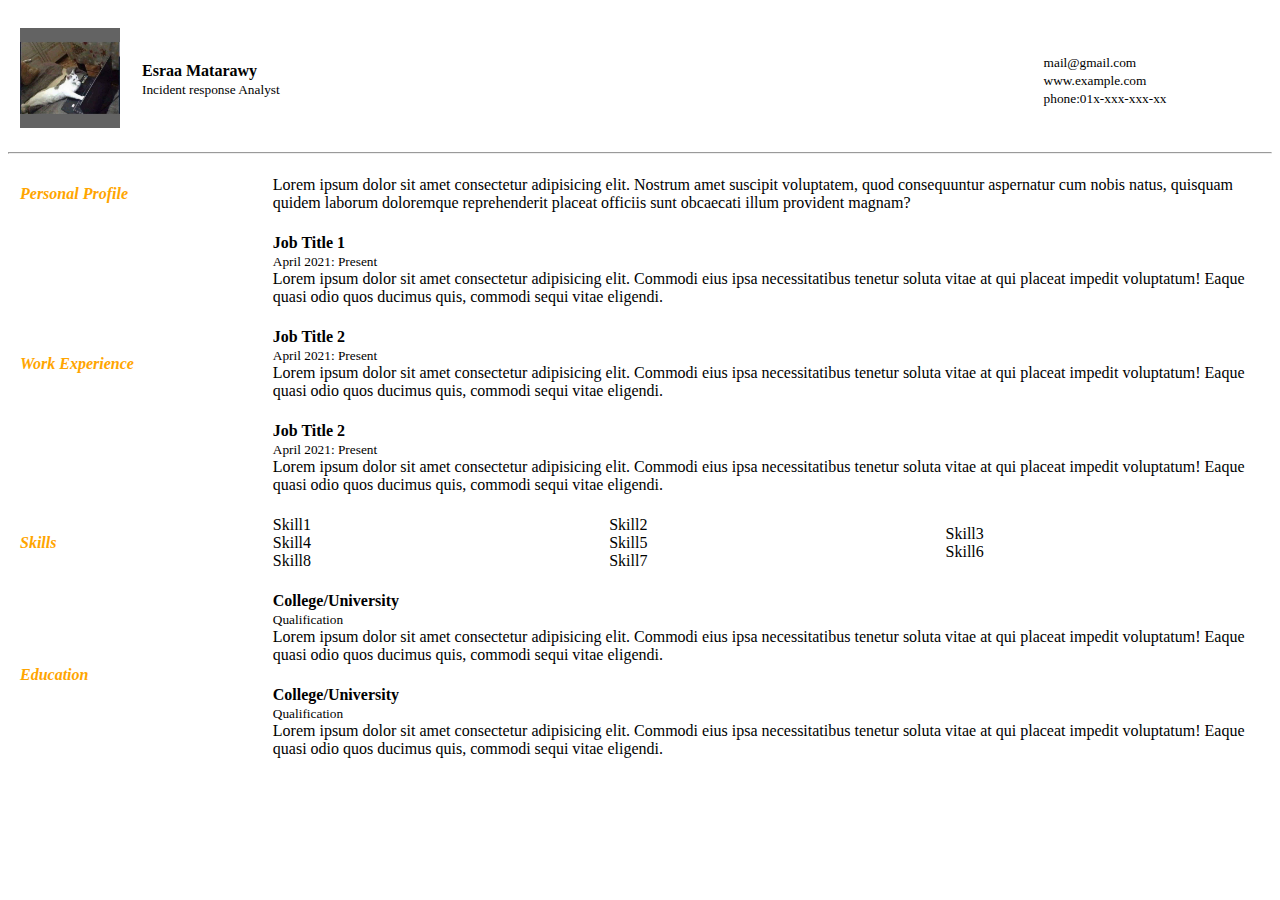
<file: Task-1/cv.html>
<!DOCTYPE html>
<html>
    <head lang="en">
        <meta charset="UTF-8">
        <meta name="viewport"  content="width=device-width, initial-scale=1.0">
        <title>CV</title>
        <link href="css/style.css" rel="stylesheet">
    </head>
    <body>
        <p>
            <table width="100%" cellpadding="10">
                <thead>
                    <tr>
                        <td>
                            <img src="img/338205743_957599405604424_7695109696028572659_n.jpg"  width="100" height="100"> 
                        </td>
                        <td width="80%"><b>Esraa Matarawy</b><br><small>Incident response Analyst</small></td>
                        <td width="20%"><small>
                            mail@gmail.com<br>
                            www.example.com<br>
                            phone:01x-xxx-xxx-xx
                            </small>
                        </td>
                    </tr>
                </thead>
            </table>
            <table width="100%" cellpadding="10" >
                <tbody>
                    <tr><hr></tr>
                    <tr>
                        <td width="20%" class="main-color"><i><b>Personal Profile</b></i></td>
                        <td colspan="3">Lorem ipsum dolor sit amet consectetur adipisicing elit. Nostrum amet suscipit voluptatem, quod consequuntur aspernatur cum nobis natus, quisquam quidem laborum doloremque reprehenderit placeat officiis sunt obcaecati illum provident magnam?
                        </td>
                    </tr>
                    <tr>
                        <td width="20" rowspan="3" class="main-color"><b><i>Work Experience</i></b></td>
                        <td colspan="3"><b>Job Title 1</b><br><small>April 2021: Present</small><br>Lorem ipsum dolor sit amet consectetur adipisicing elit. Commodi eius ipsa necessitatibus tenetur soluta vitae at qui placeat impedit voluptatum! Eaque quasi odio quos ducimus quis, commodi sequi vitae eligendi.</td>
                    </tr>
                    <tr>
                        <td colspan="3"><b>Job Title 2</b><br><small>April 2021: Present</small><br>Lorem ipsum dolor sit amet consectetur adipisicing elit. Commodi eius ipsa necessitatibus tenetur soluta vitae at qui placeat impedit voluptatum! Eaque quasi odio quos ducimus quis, commodi sequi vitae eligendi.</td>   
                    </tr>
                    <tr>
                        <td colspan="3"><b>Job Title 2</b><br><small>April 2021: Present</small><br>Lorem ipsum dolor sit amet consectetur adipisicing elit. Commodi eius ipsa necessitatibus tenetur soluta vitae at qui placeat impedit voluptatum! Eaque quasi odio quos ducimus quis, commodi sequi vitae eligendi.</td>   
                    </tr>
                    <tr>
                        <td width="20"  class="main-color"><b><i>Skills</i></b>
                            <td>Skill1<br>Skill4<br>Skill8<br></td>
                            <td>Skill2<br>Skill5<br>Skill7<br></td>
                            <td>Skill3<br>Skill6<br></td>
                    </tr>
                    <tr>
                        <td width="20" rowspan="2"  class="main-color"><b><i>Education</i></b></td>
                        <td colspan="3"><b>College/University</b><br><small>Qualification</small><br>Lorem ipsum dolor sit amet consectetur adipisicing elit. Commodi eius ipsa necessitatibus tenetur soluta vitae at qui placeat impedit voluptatum! Eaque quasi odio quos ducimus quis, commodi sequi vitae eligendi.</td> 
                    </tr>
                    <tr>
                        <td colspan="3"><b>College/University</b><br><small>Qualification</small><br>Lorem ipsum dolor sit amet consectetur adipisicing elit. Commodi eius ipsa necessitatibus tenetur soluta vitae at qui placeat impedit voluptatum! Eaque quasi odio quos ducimus quis, commodi sequi vitae eligendi.</td>   
                    </tr>
                </tbody>
                </table>
        </p> 
    </body>
</html>
</file>
<file: Task-1/css/style.css>
.main-color{
    color: orange;
}
.secondry-color{
    color: white;
}
.background-color{
    background-color: rgb(22, 186, 186);
}
hr{
    color: orange;
}
.text-center{
    text-align: center;
}
div{
    width: fit-content;
    height: fit-content;
    margin-left: 20px;
    margin-bottom: 10px;
    
}
input{
    padding-right: 50px;
    padding-top: 7px;
    padding-bottom: 7px;
    padding-left: 5px;
}
</file>
<file: Task-2/css/style.css>
*{padding: 0; margin: 0; box-sizing: border-box;}
.d-flex{display: flex;}
.space-around{justify-content: space-around;}
.space-between{justify-content: space-between;}
.bg-green{background-color: rgb(165, 239, 165);}
.text-green{color: lightgreen;}
.bg-white{background-color: white;}
.text-muted{color: gray;}
.text-dark{color: black;}
.rounded{border-radius: 25px;}
.btn-1{border: 1px lightgreen solid ;}
.px-3{padding-left: 3%; padding-right: 3%;}
.py-3{padding-top: 3%; padding-bottom: 3%;}
.py-2{padding-top: 2%; padding-bottom: 2%;}
a{text-decoration: none;}
.b-dashed{border: 1px lightgrey dashed; margin: 2%;}
.card{width: 20%;}
img{width: 100%; object-fit: cover;}
.width-70{width: 70%;}
</file>
<file: task-3/css/style.css>
*{padding: 0; margin: 0; box-sizing: border-box; font-family: "Nunito Sans", sans-serif;}
.container{width: 90%;}
.container-fluid{width: 100%;}
.d-flex{display: flex;} 
.flex-wrap{flex-wrap: wrap;}
.justify-end{justify-content: end;}
.space-around{justify-content: space-around;}
.space-between{justify-content: space-between;}
.align-center{align-items: center;}
.text-center{text-align: center;}
.m-center{margin: 0 auto;}
.text-dark{color: black;}
.text-dark-blue{color:#0F0049 ;}
.text-white{color: white;}
.text-lgray{color: lightgray;}
.text-muted{color: gray;}
.bg-pink{background-color: #F63A61;}
.bg-blue{background-color: #0A85EA;}
.bg-gray{background-color: #F6F5F8;}
.bg-white{background-color: white;}
.btn-rounded{border-radius: 25px;}
.no-border{border: none;}
.font-w900{font-weight: 900;}
.font-w700{font-weight: 700;}
.font-w400{font-weight: 400;}
.font-s1-2{font-size: 1.2rem;}
.font-xxl{font-size: xx-large;}
a{text-decoration: none;}
li{list-style-type: none;}
nav{padding-top: 1%; padding-bottom: 1%;}
nav hr{flex: 0 0 100%; margin-top: 1.5%;}
.logo{width: 32%; object-fit: contain;}
.col-h{width: calc(100% / 2 - 0.5%);}
.col-q{width: calc(100% / 4 - 0.5%);}
.px-3{padding-left: 3%; padding-right: 3%;}
.py-3{padding-top: 3%; padding-bottom: 3%;}
.px-4{padding-left: 4%; padding-right: 4%;}
.py-2{padding-top: 2%; padding-bottom: 2%;}
.py-7{padding-top: 7%; padding-bottom: 7%;}
.mt-1{margin-top: 1%;}
#hero-text h2{width: 40%; padding-top: 4%;}
.box-sh{ box-shadow: 0 0 10px #eee;}
form{margin: 3% auto 0% auto; width: 40%; padding:0.3% 0%; display: flex; border-radius: 25px; background-color: white;}
.btn-2{padding: 10px 20px;}
.img-border{border: 10px black solid; border-bottom: none;}
.px-10{padding-left: 10%; padding-right: 10%;}
</file>
<file: Task-4/css/style.css>
*{padding: 0; margin: 0; box-sizing: border-box; font-family: "Montserrat", sans-serif;}
.container{width: 90%; margin: 0 auto;}
.d-flex{display: flex;}
.relative{position: relative;}
.abs{position:absolute;}
.space-around{justify-content: space-around;}
.space-between{justify-content: space-between;}
.text-center{text-align: center;}
.item-center{justify-items: center;}
.m-center{margin: 0 auto;}
.align-center{align-items: center;}
.bg-blue{background-color: #23A6F0;}
.bg-white{background-color: white;}
.bg-muted{background-color: #FAFAFA;}
.text-white{color: white;}
.text-muted{color: gray;}
.font-xxxl{font-size: xxx-large;}
.font-s1-5{font-size: 1.5rem;}
.font-w700{font-weight: 700;}
.font-w900{font-weight: 900;}
.btn1-rounded{border-radius: 5px;}
.btn2-rounded{border-radius: 25px;}
.btn-border{border:1px white solid;}
.shadow{box-shadow: 0 4px 8px gray;}
header{background-image: url(../img/cover.jpg); background-repeat: no-repeat;background-size: cover; height: 120vh;}
.overlay{height: 100%; width: 100%; background-color: #000000; opacity: 0.5;}
ul{ list-style-type: none;}
a{ text-decoration: none; }
#content{top:0; left:0;}
.q{ width: 25%}
.h{ width: 50%;}
.full{ width:100%}
.mt-1{margin-top: 1%;}
.py-2{padding-top: 2%; padding-bottom: 2%;}
.px-4{padding-left: 4%; padding-right: 4%;}
.px-3{padding-left: 3%; padding-right: 3%;}
.py-3{padding-top: 3%; padding-bottom: 3%;}
.py-7{padding-top: 7%; padding-bottom: 7%;}
.boxes{bottom: -10%; left: 5%;}
</file>
<file: Task-5/css/style.css>
.bg-green1{background-color: #C2EFD4;}
.bg-green2{background-color: #6BC785;}
.bg-green3{background-color: #224F34;}
.bg-cardGreen1{background-color: #93B9A2;}
.bg-cardGreen2{background-color: #A9D4BA;}
.bg-cardGreen3{background-color: #DDECE2;}
.bg-btnGreen{background-color: #A3F3BE;}
.bg-cardGreen4{background-color:#D3E2D7}
.bg-cardGray1{background-color: #EAEBF0;}
.border-green{border:2.3px #224F34 solid;}
.text-green1{color: #224F34;}
.text-green2{color: #267D49;}
.text-green3{color: #C2EFD4!important;}
.text-gray{color: #454545!important; }
.text-gray2{color: #373737!important;}
.text-gray3{color: #6F6F6F}
.f-rufina{font-family: "Rufina", serif;}
.f-poppins{font-family: "Poppins", sans-serif!important;}
.f-besly{font-family: "Besley", serif;}
.f-roboto{font-family: "Roboto Slab", serif;}
.hero-redius{border-radius: 141px 45px 150px 82px; box-shadow: 6px 4px 26px #0000001F inset;}
.py-7{padding-top: 7%; padding-bottom: 7%;}
.btn-r3{border-radius: 3px;}
.btn-shadow{box-shadow: 6px 23px 59px #0000004D;}
.box-sh{box-shadow: 0 0 10px rgb(223, 223, 223);}
a{text-decoration: none;}
.m-center{margin: 0 auto;}
.nav-underline .nav-link.active, .nav-underline .show>.nav-link {font-weight: 500!important; color: #224F34!important;}
.card img{width: 300px; height: 350px; border: none!important;}
.arrow{padding: 0.5% 1%;}
form{border: 2px solid #A3F3BE;}
::placeholder{color:white;}
.no-border{border: none;}
</file>
